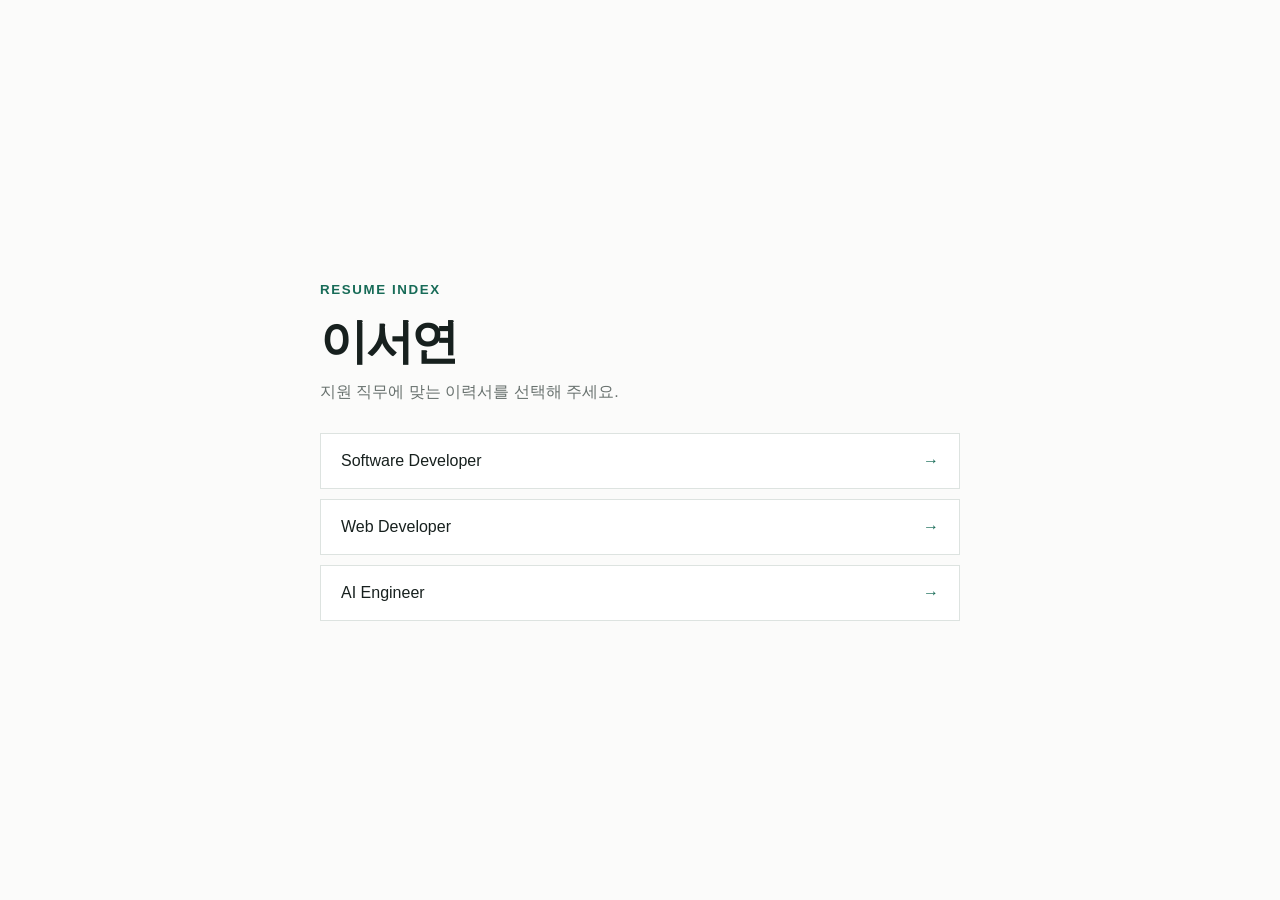
<file: index.html>
<!doctype html>
<html lang="ko">
  <head>
    <meta charset="UTF-8" />
    <meta name="viewport" content="width=device-width, initial-scale=1" />
    <title>이서연 · Resume</title>
    <style>
      *{box-sizing:border-box}body{margin:0;min-height:100vh;display:grid;place-items:center;background:#fbfbfa;color:#17201e;font-family:Arial,"Noto Sans KR",sans-serif}main{width:min(640px,calc(100% - 40px))}small{color:#176b57;font-weight:700;letter-spacing:.12em}h1{font-size:48px;margin:12px 0 8px;letter-spacing:-.05em}p{color:#69726f;margin:0 0 30px}.links{display:grid;gap:10px}.links a{display:flex;justify-content:space-between;padding:18px 20px;border:1px solid #dde3e0;background:white;color:inherit;text-decoration:none}.links a:hover{border-color:#176b57}.links span{color:#176b57}
    </style>
  </head>
  <body><main><small>RESUME INDEX</small><h1>이서연</h1><p>지원 직무에 맞는 이력서를 선택해 주세요.</p><div class="links"><a href="./all/">Software Developer <span>→</span></a><a href="./web/">Web Developer <span>→</span></a><a href="./ai/">AI Engineer <span>→</span></a></div></main></body>
</html>
</file>
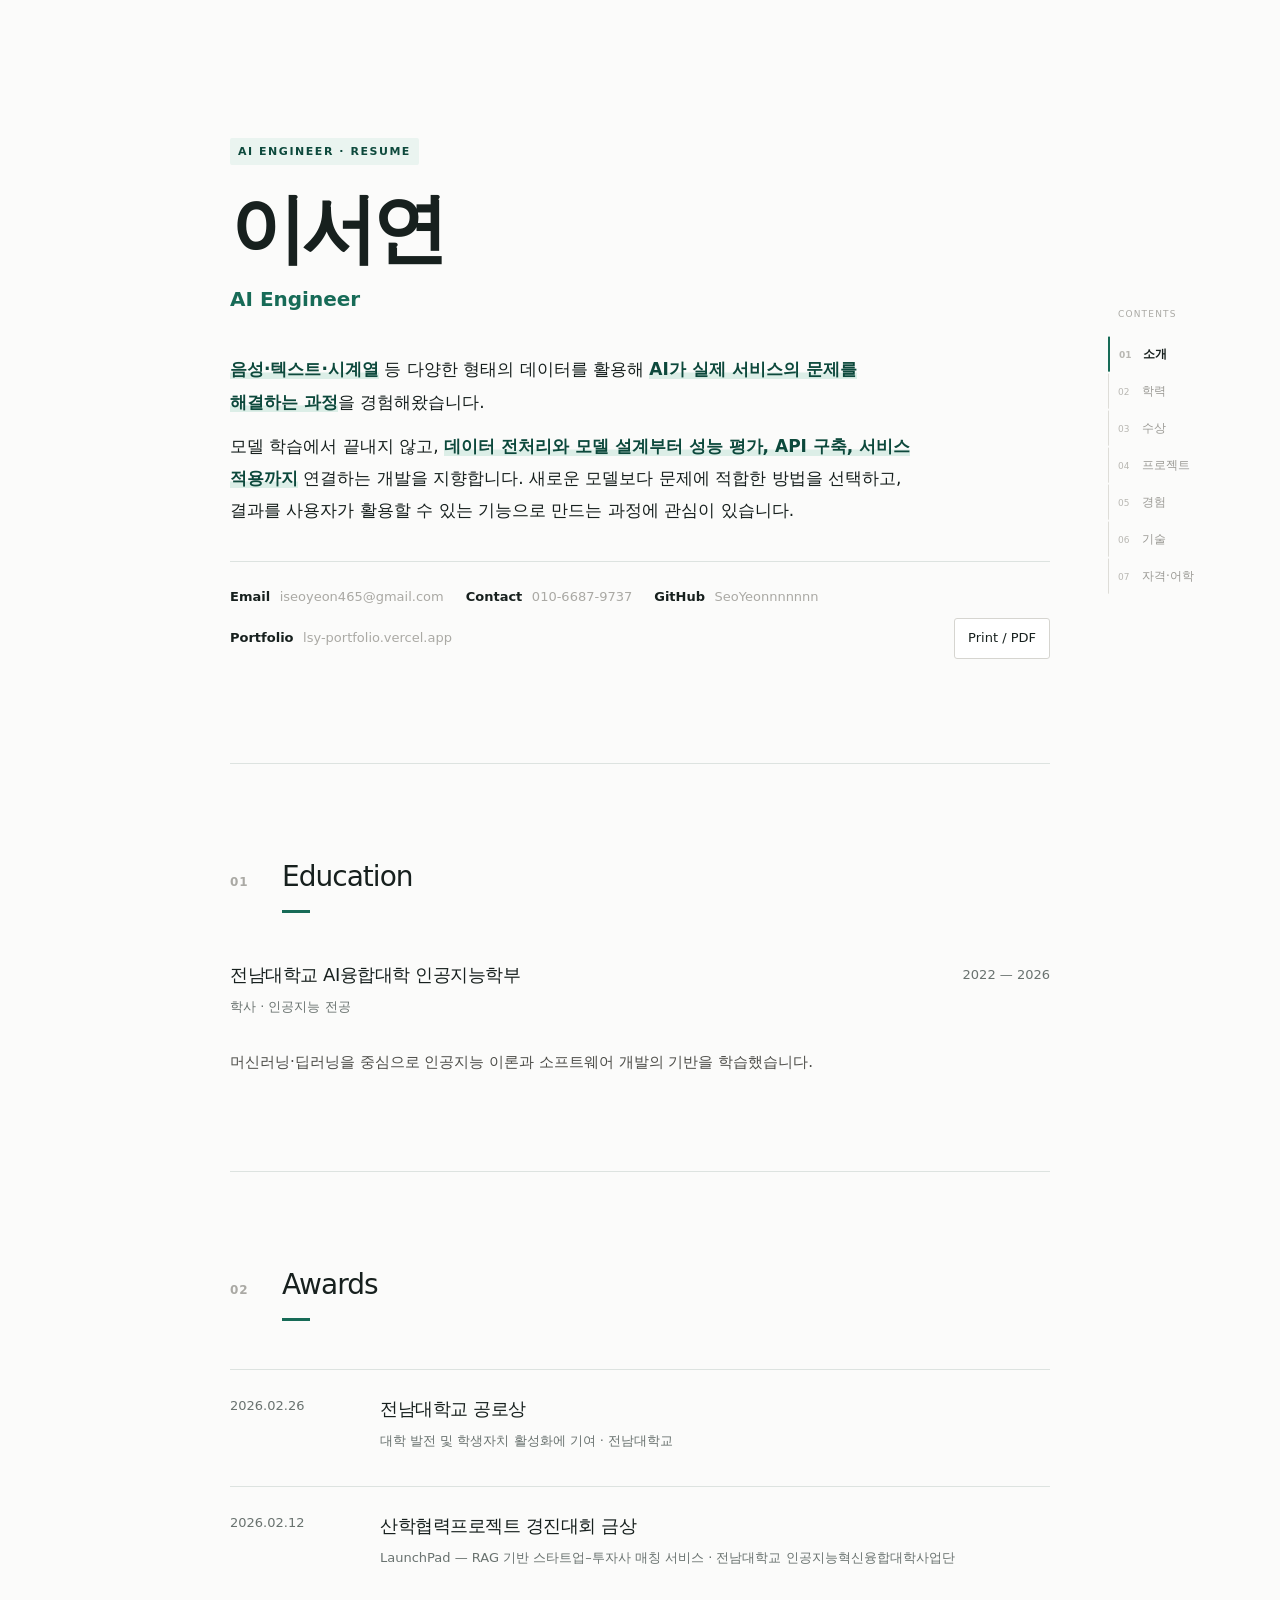
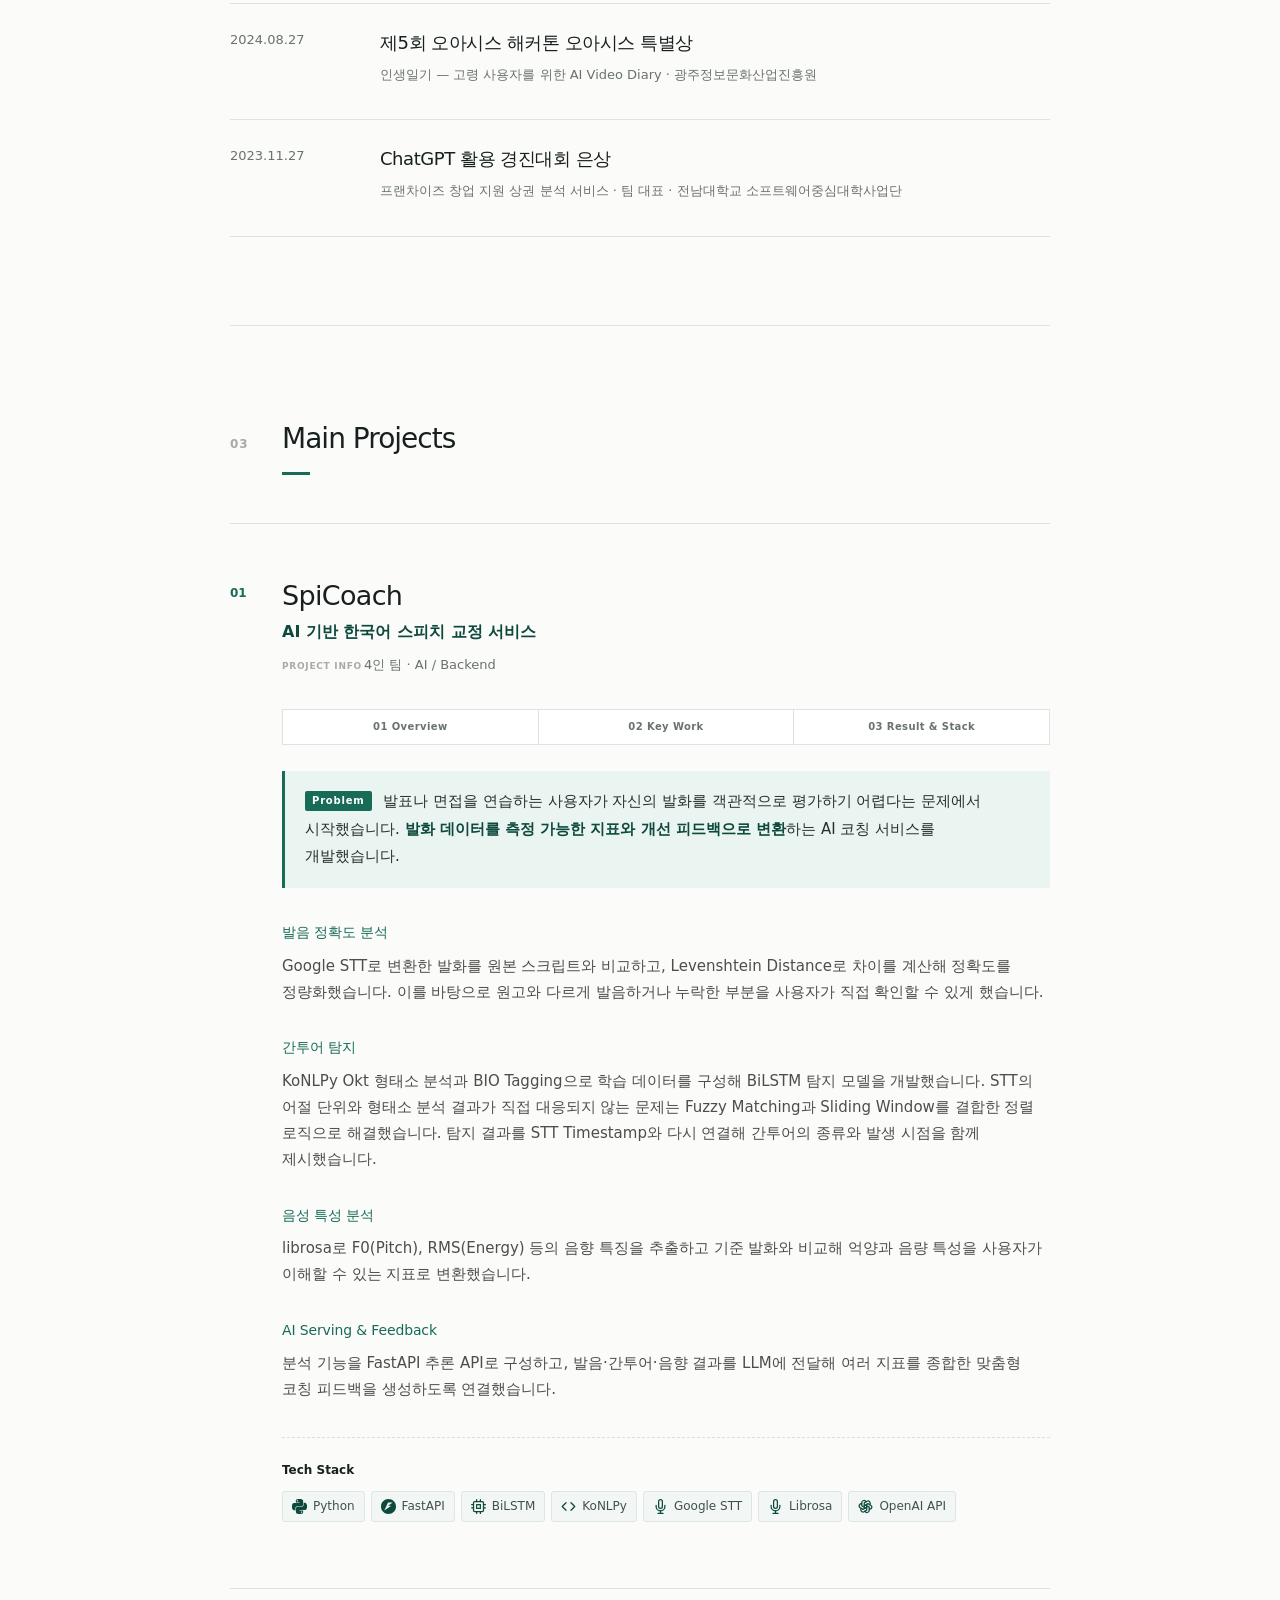
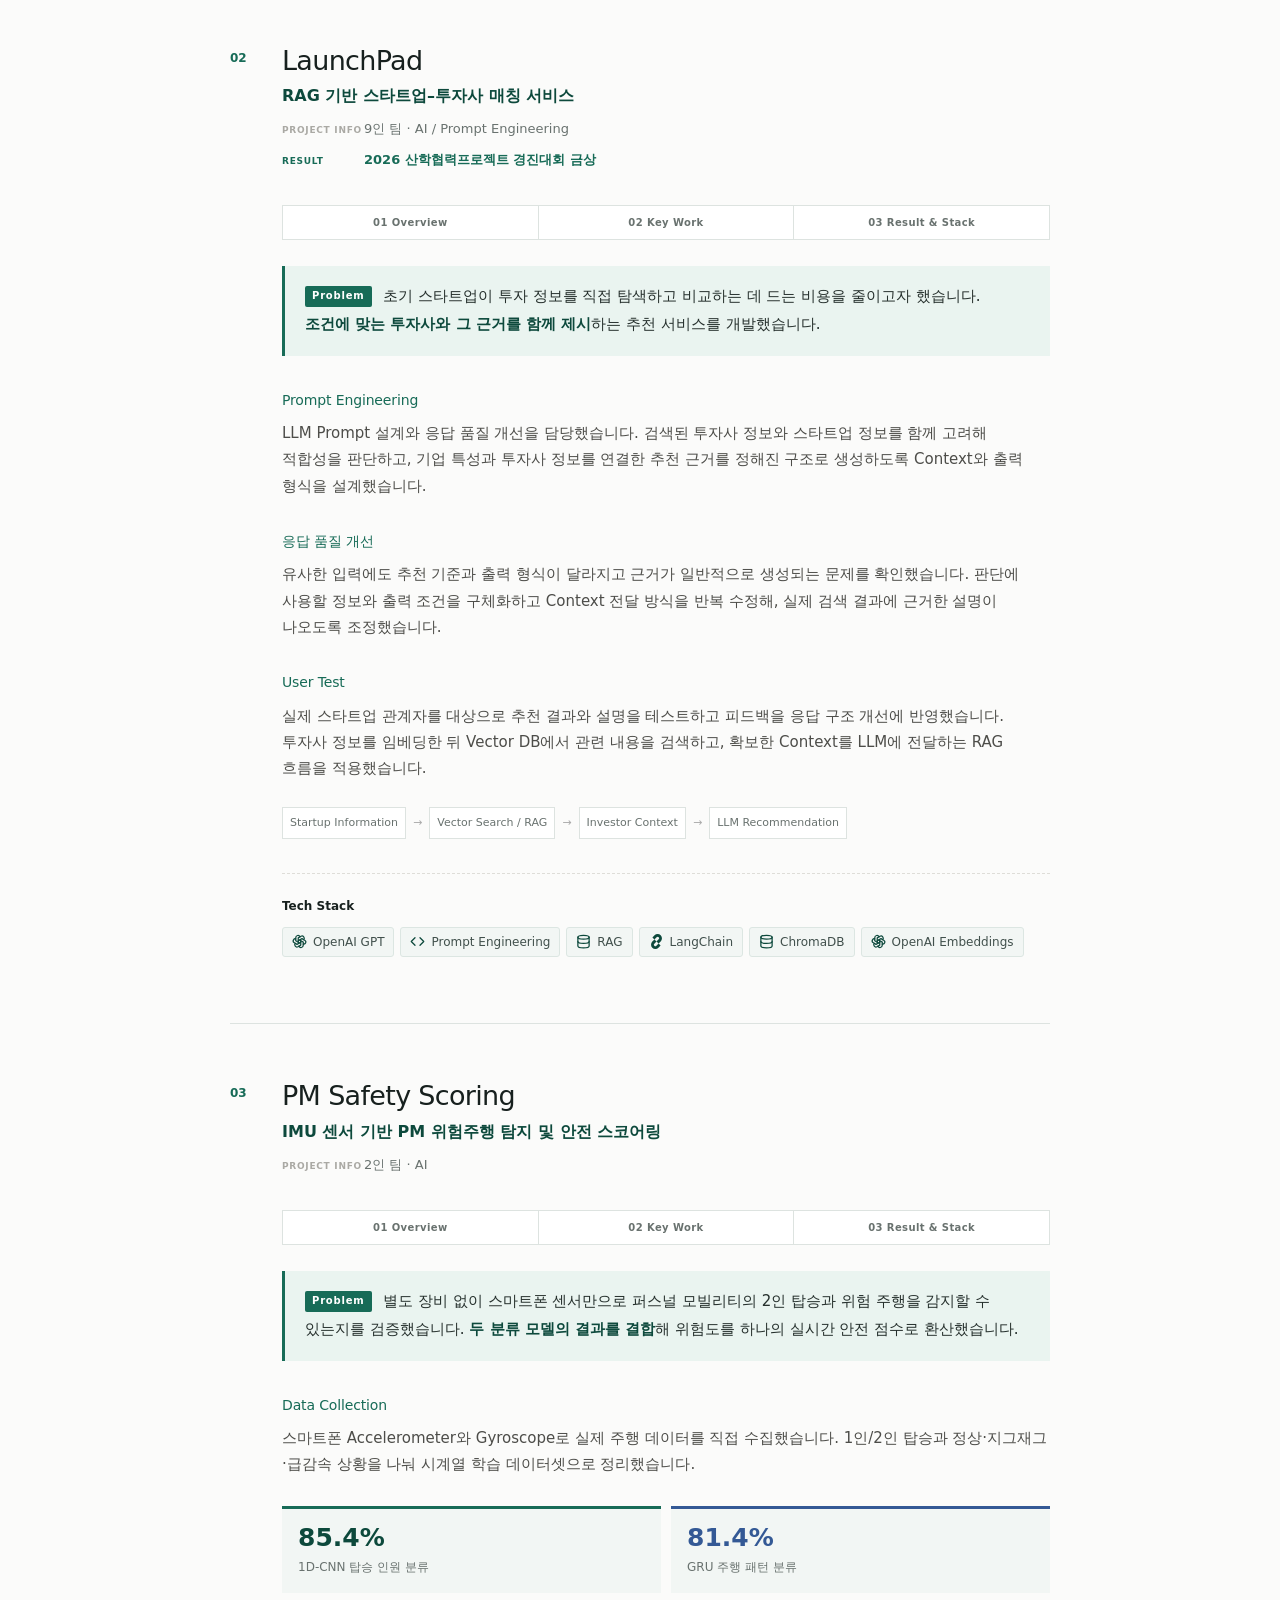
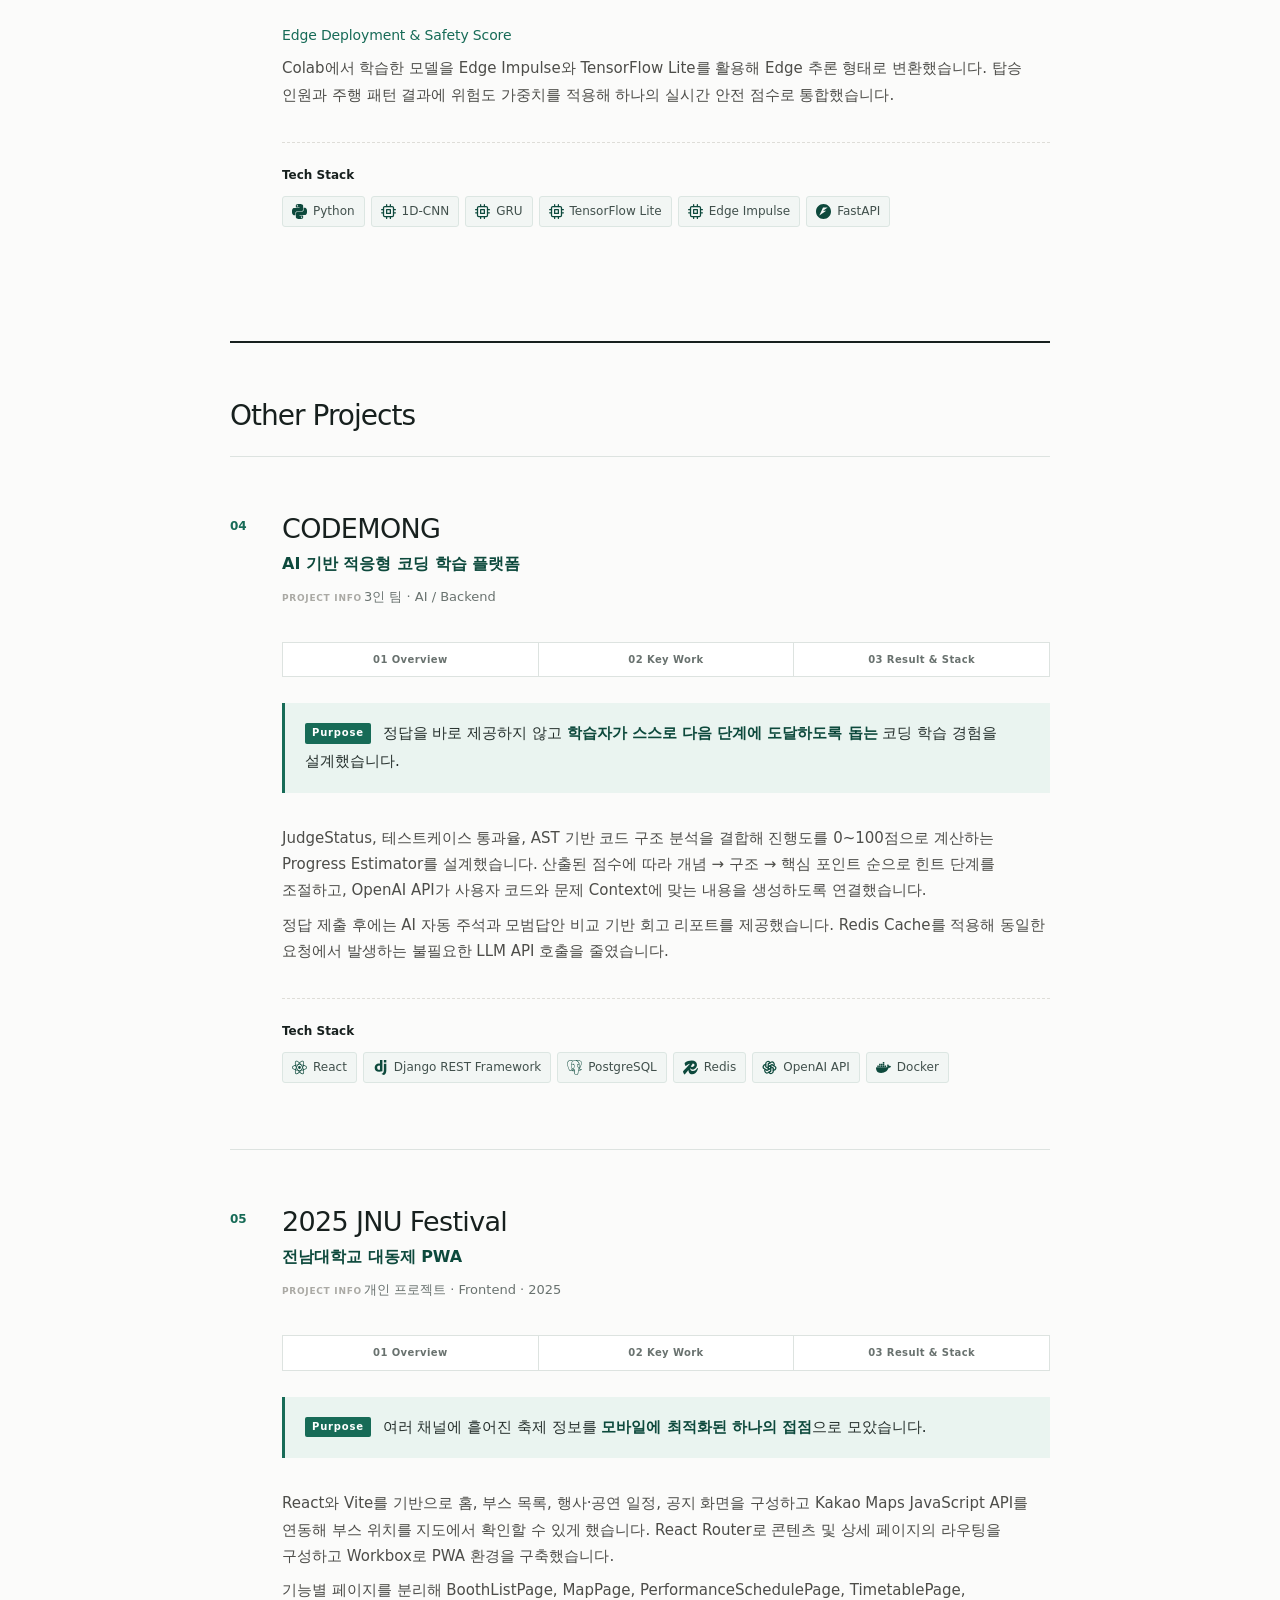
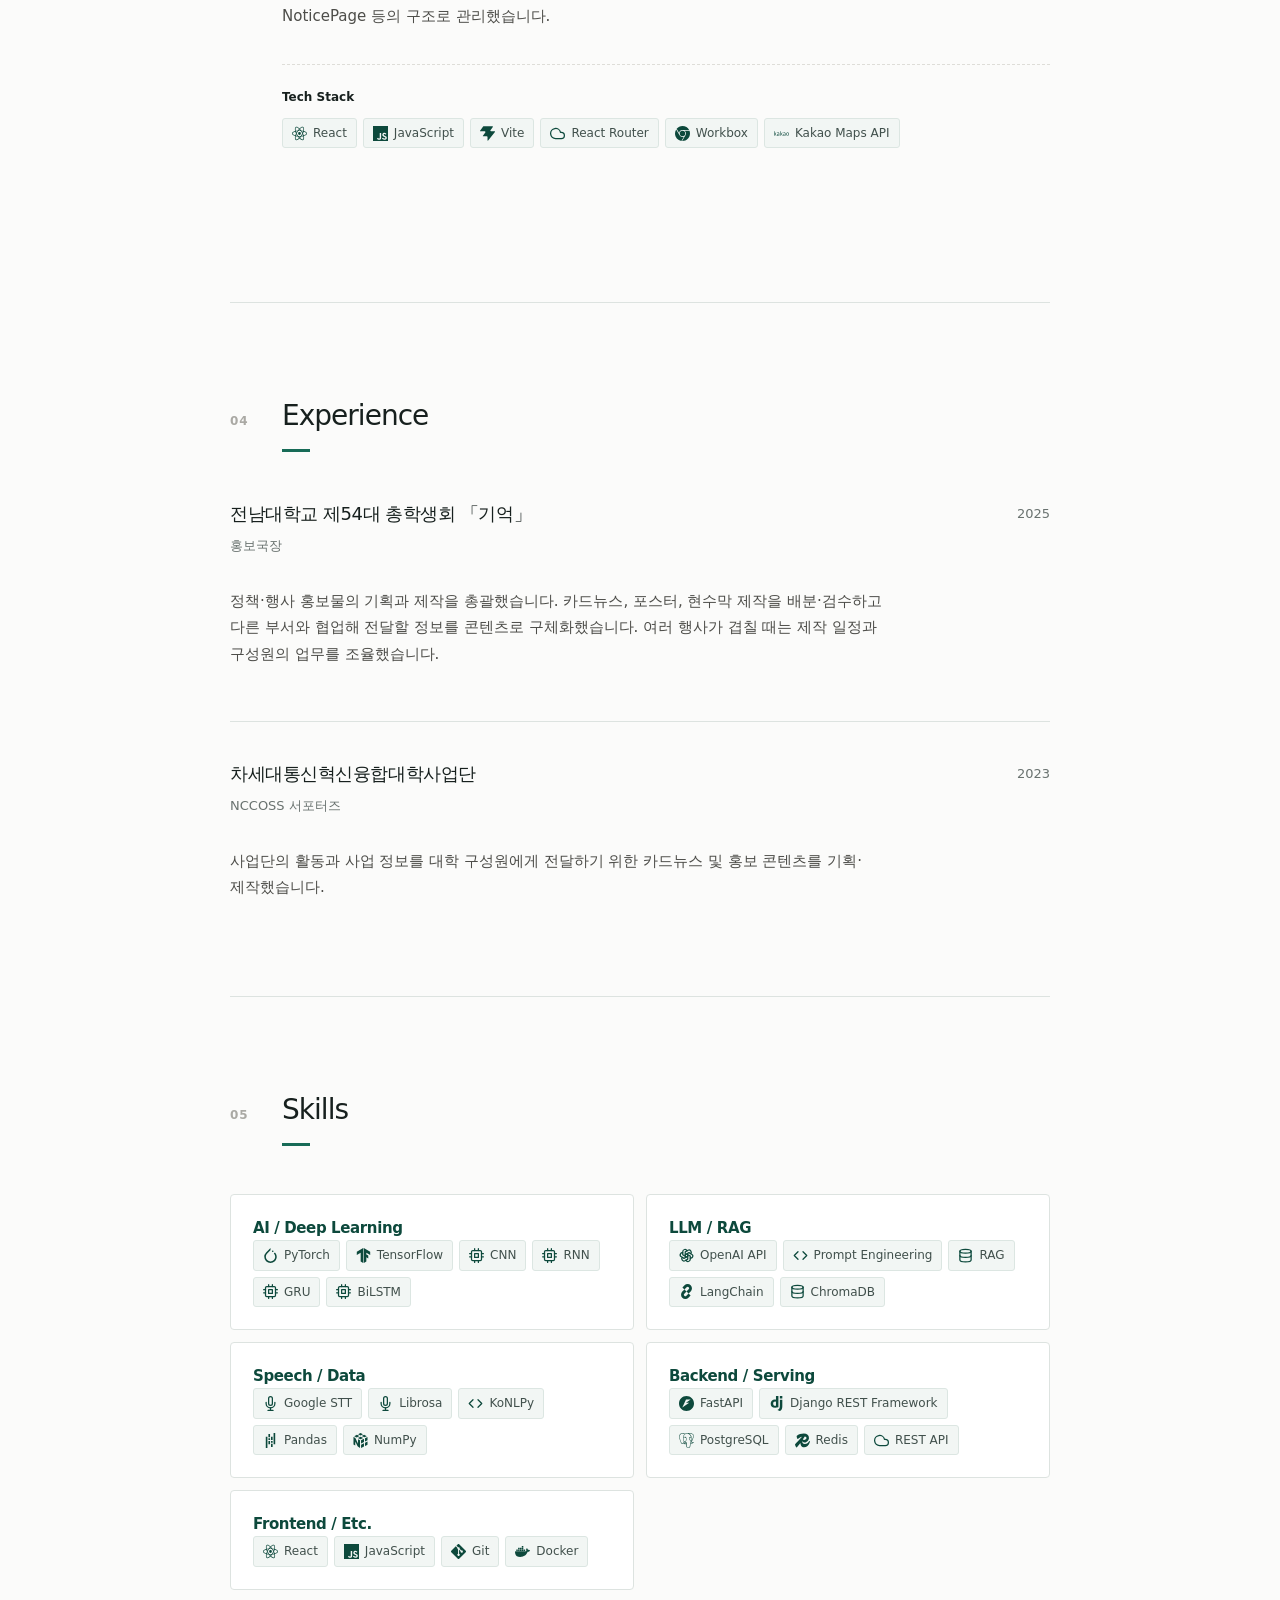
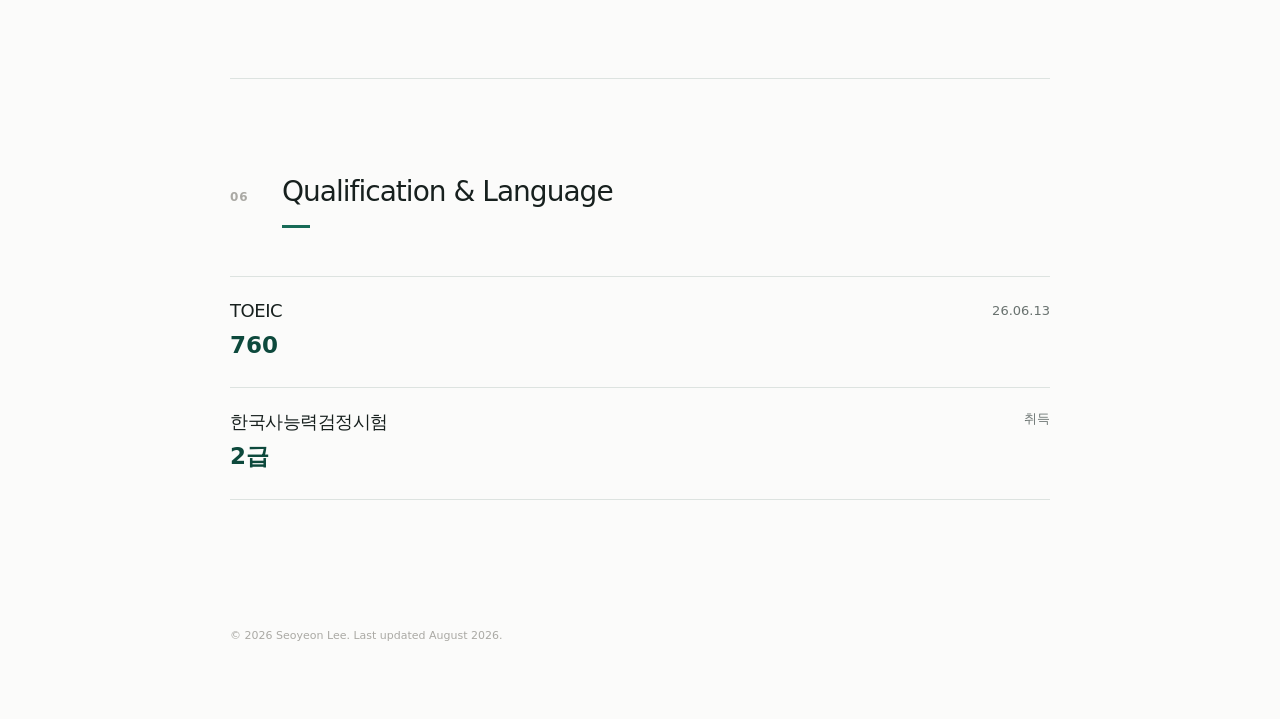
<file: ai/index.html>
<!doctype html>
<html lang="ko">
  <head>
    <meta charset="UTF-8" />
    <meta name="viewport" content="width=device-width, initial-scale=1.0" />
    <meta name="description" content="음성·텍스트·시계열 데이터를 실제 서비스 문제 해결로 연결하는 AI Engineer 이서연의 이력서입니다." />
    <link rel="icon" type="image/png" sizes="64x64" href="/ai/sy-icon.png" />
    <link rel="shortcut icon" type="image/png" href="/ai/sy-icon.png" />
    <link rel="apple-touch-icon" href="/ai/sy-icon.png" />
    <title>이서연 · AI Engineer</title>
    <script type="module" crossorigin src="/ai/assets/index-BgNHceE7.js"></script>
    <link rel="stylesheet" crossorigin href="/ai/assets/index-B25b6ZZd.css">
  </head>
  <body>
    <div id="root"></div>
  </body>
</html>
</file>
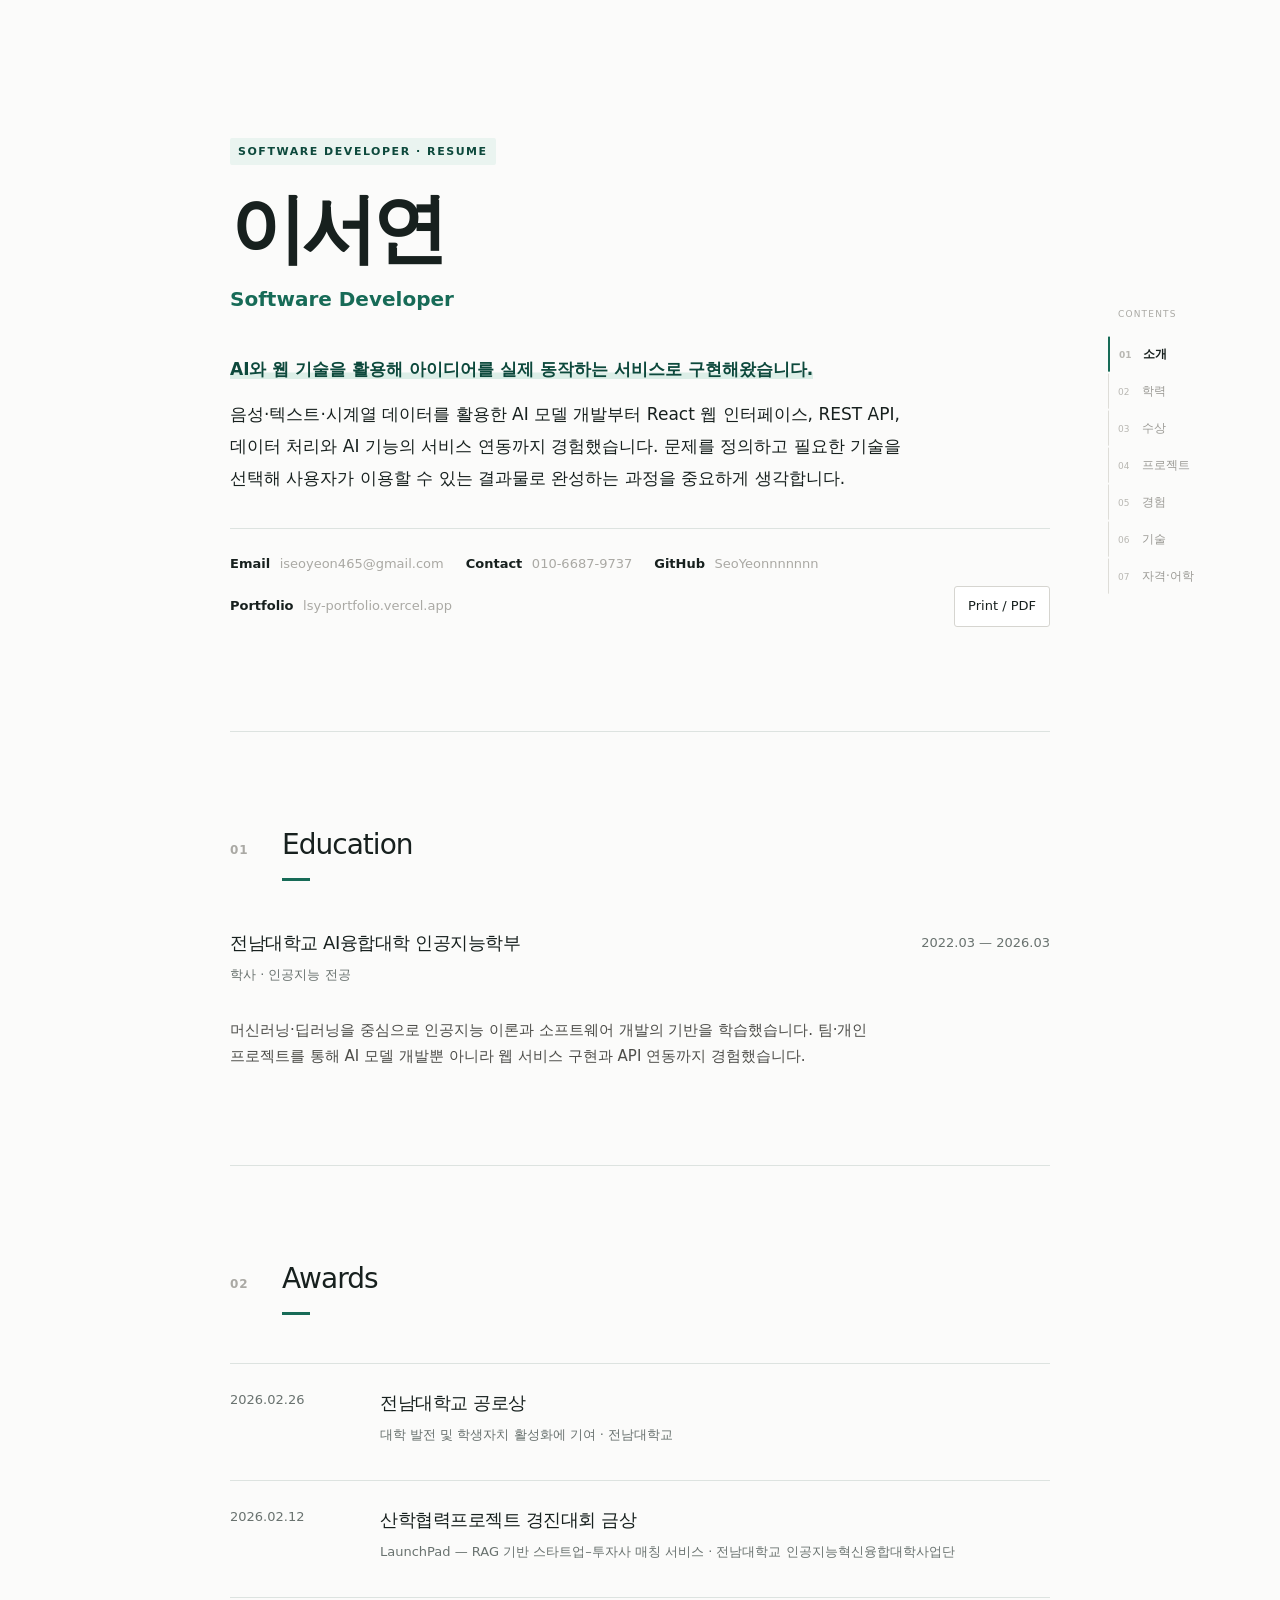
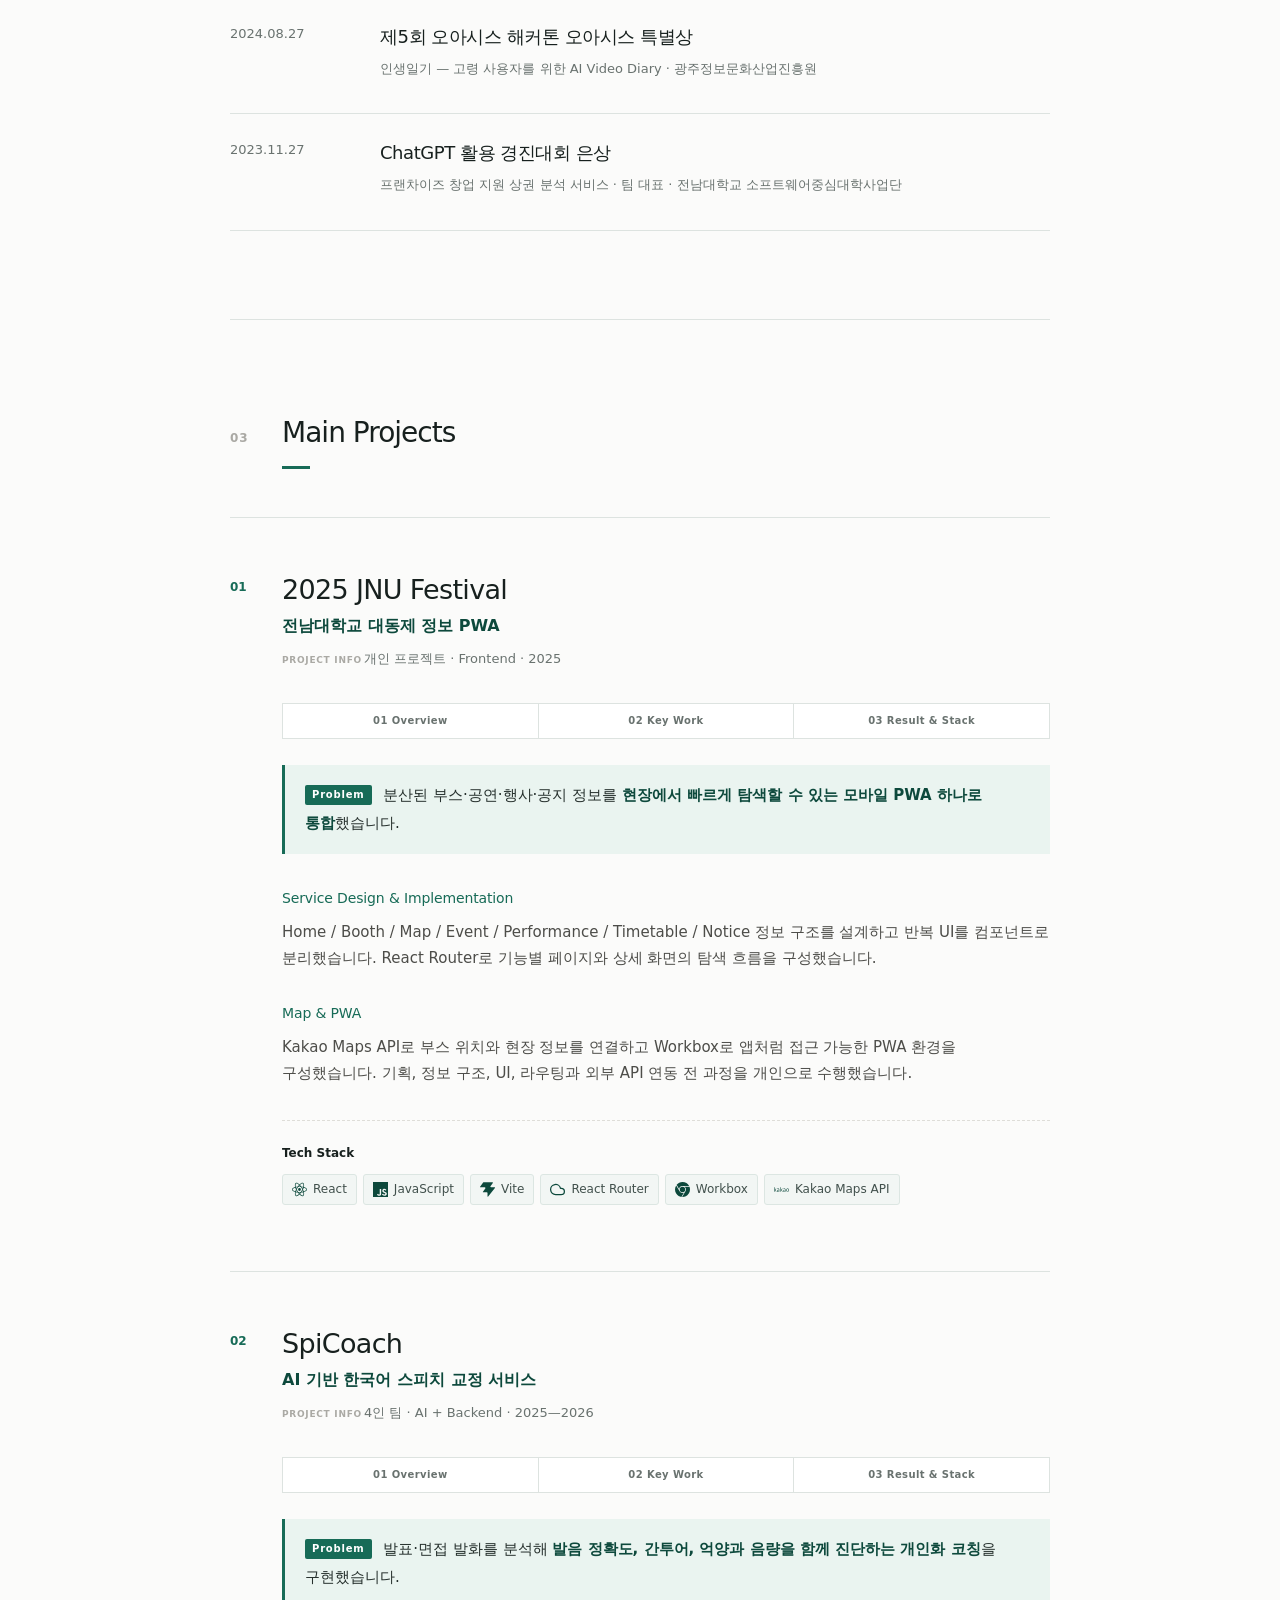
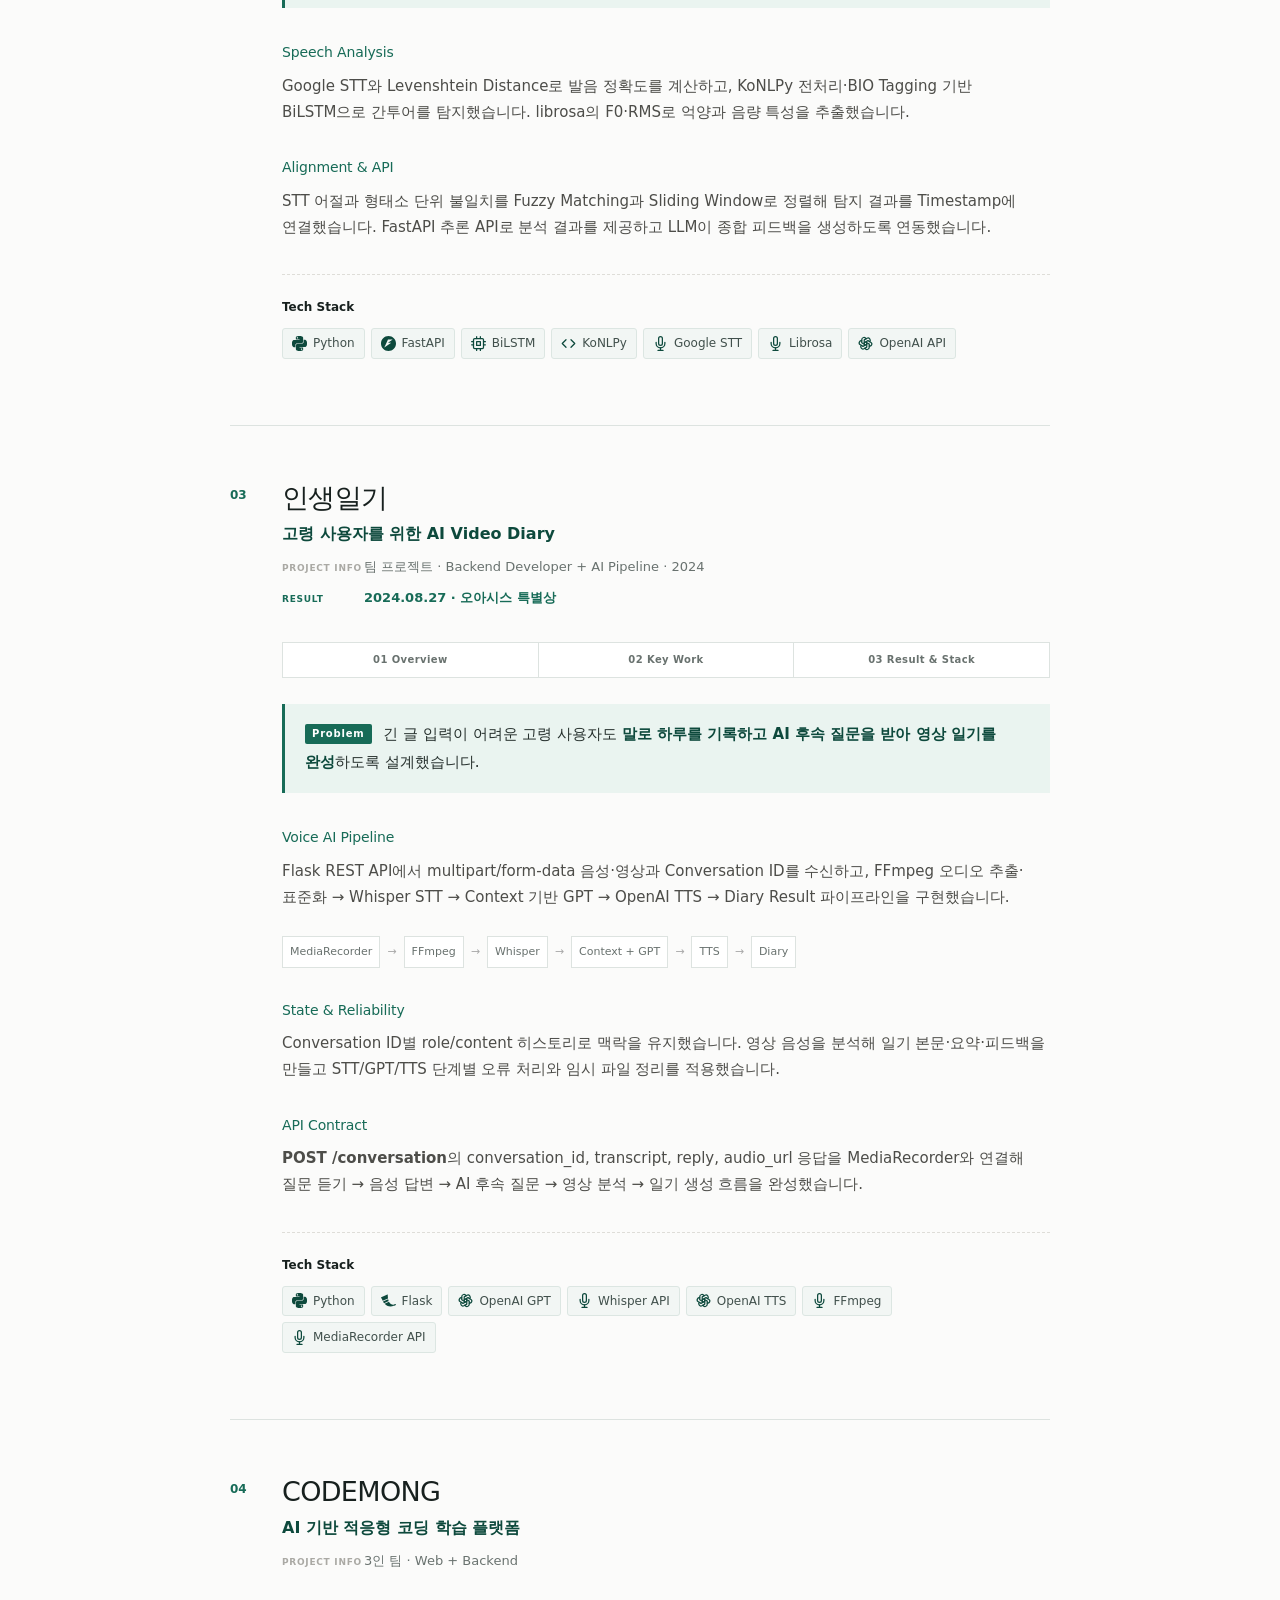
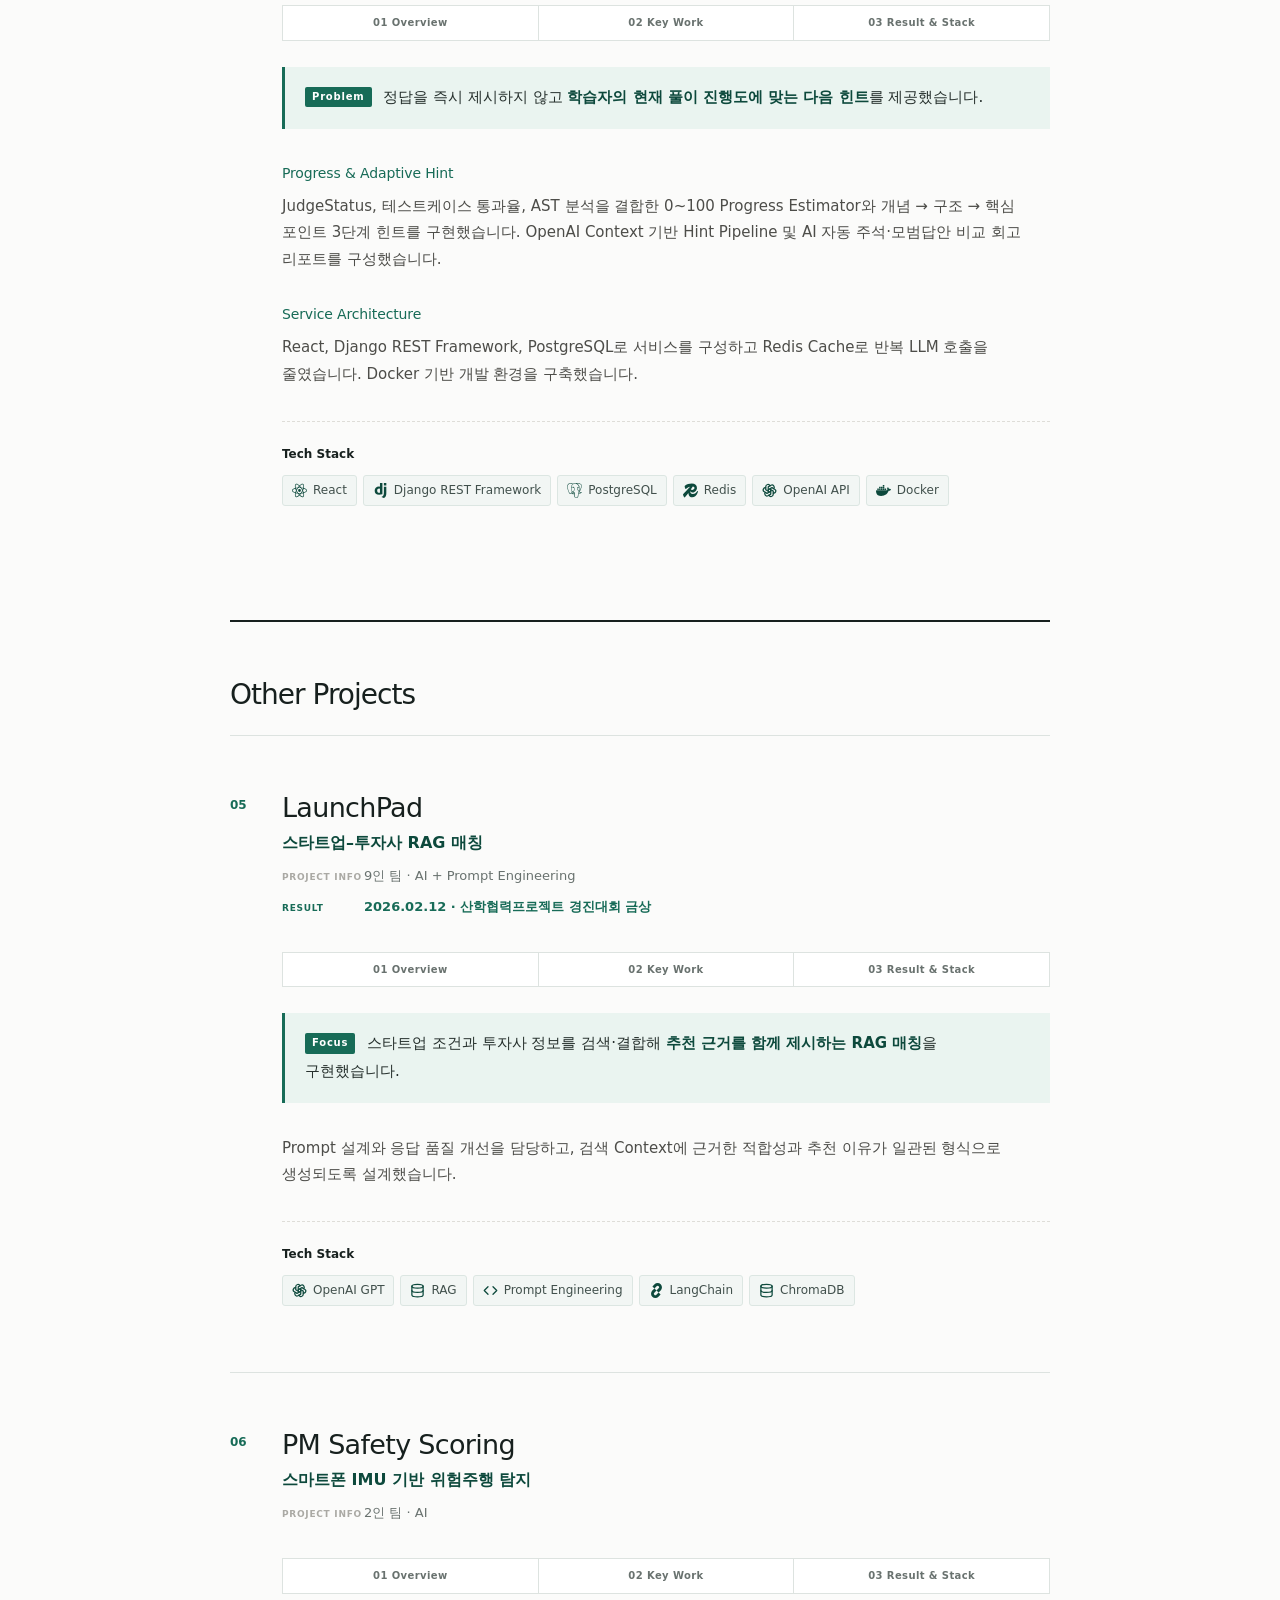
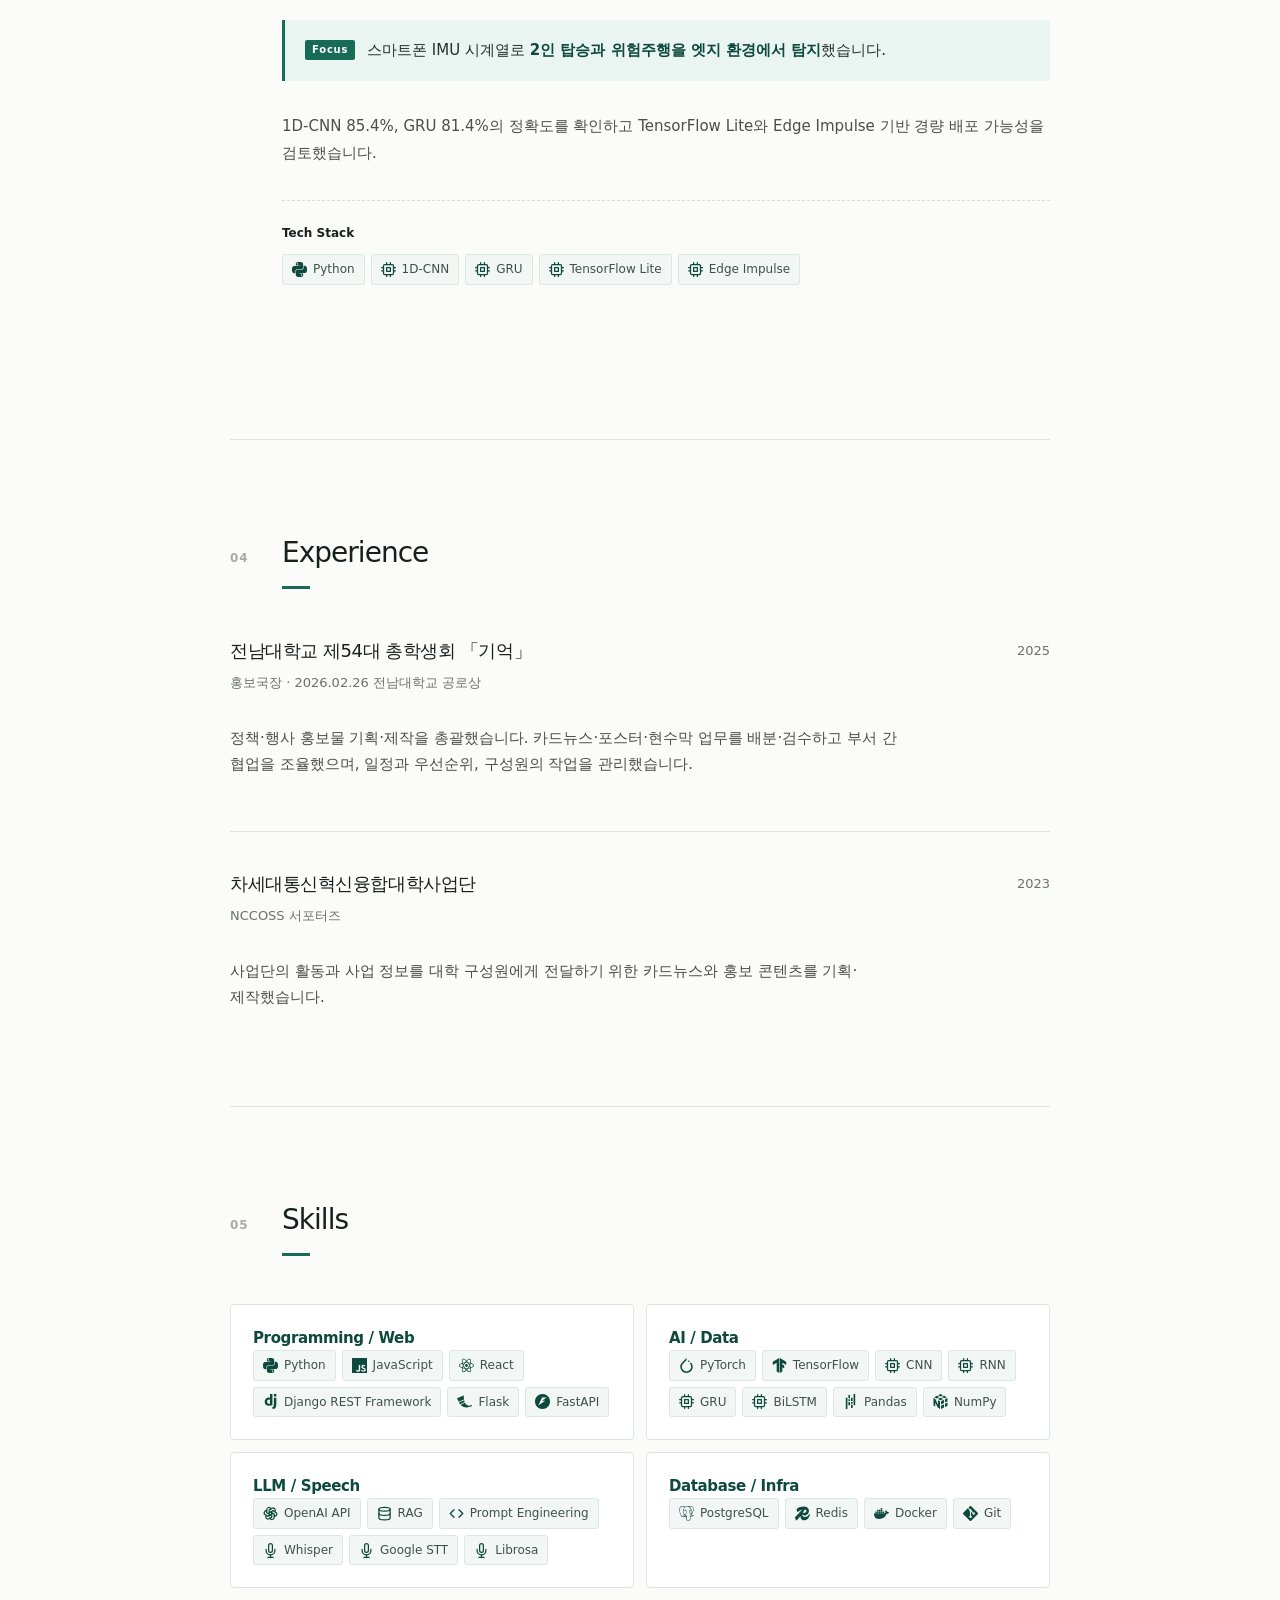
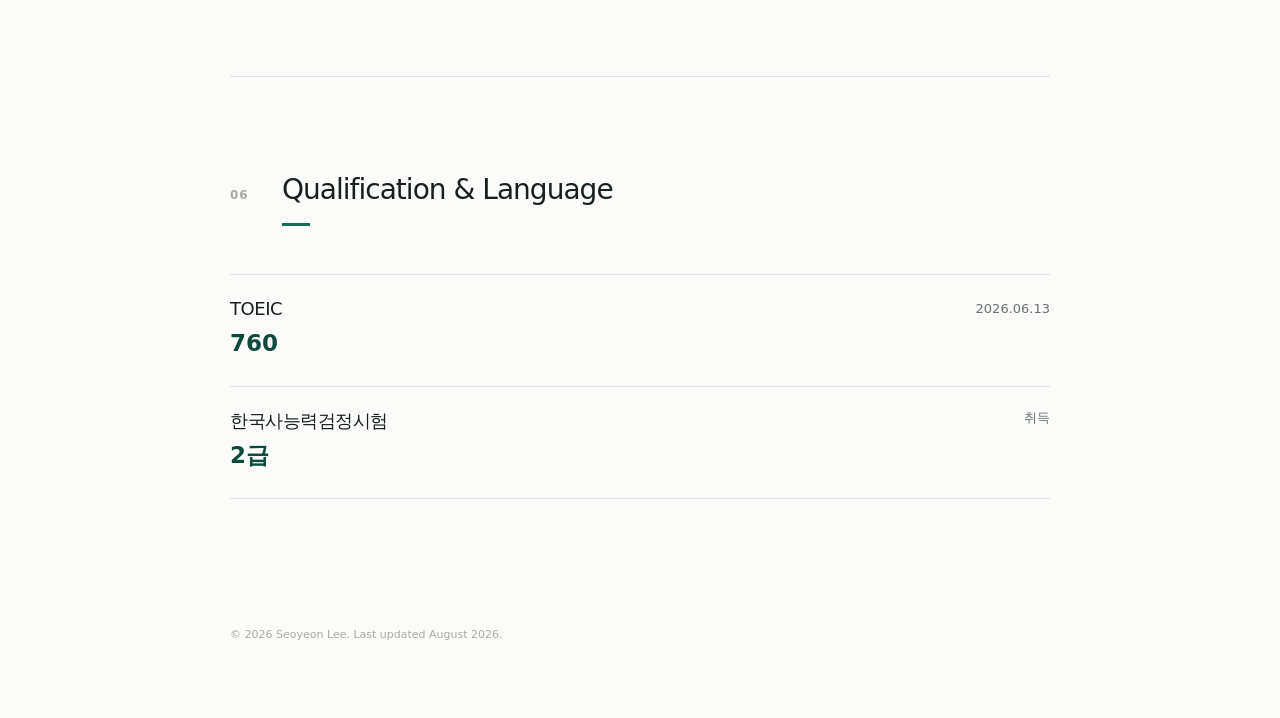
<file: all/index.html>
<!doctype html>
<html lang="ko">
  <head>
    <meta charset="UTF-8" />
    <meta name="viewport" content="width=device-width, initial-scale=1.0" />
    <meta name="description" content="AI와 웹 기술로 아이디어를 실제 서비스로 구현해온 Software Developer 이서연의 종합 이력서입니다." />
    <title>이서연 · Software Developer</title>
    <script type="module" crossorigin src="/all/assets/index-D-SYhAYT.js"></script>
    <link rel="stylesheet" crossorigin href="/all/assets/index-Oe93Oxm7.css">
  </head>
  <body>
    <div id="root"></div>
  </body>
</html>
</file>
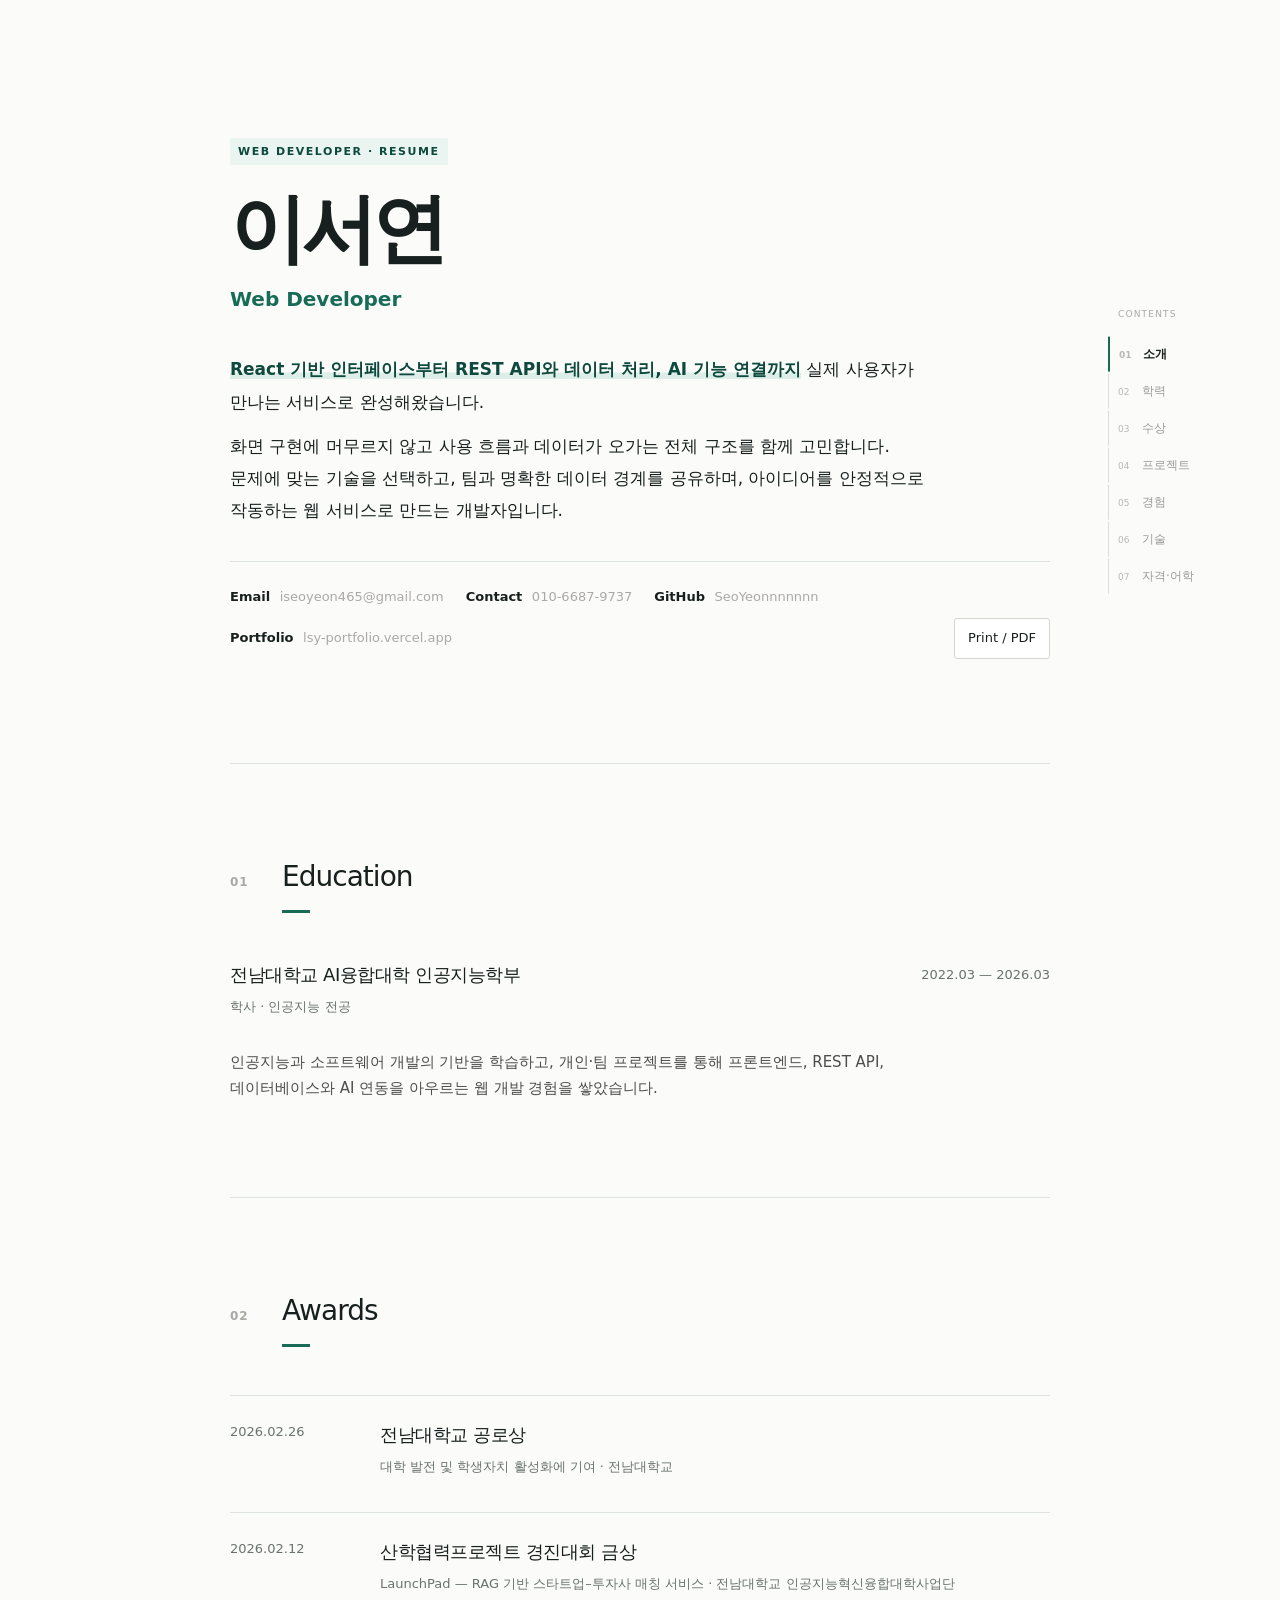
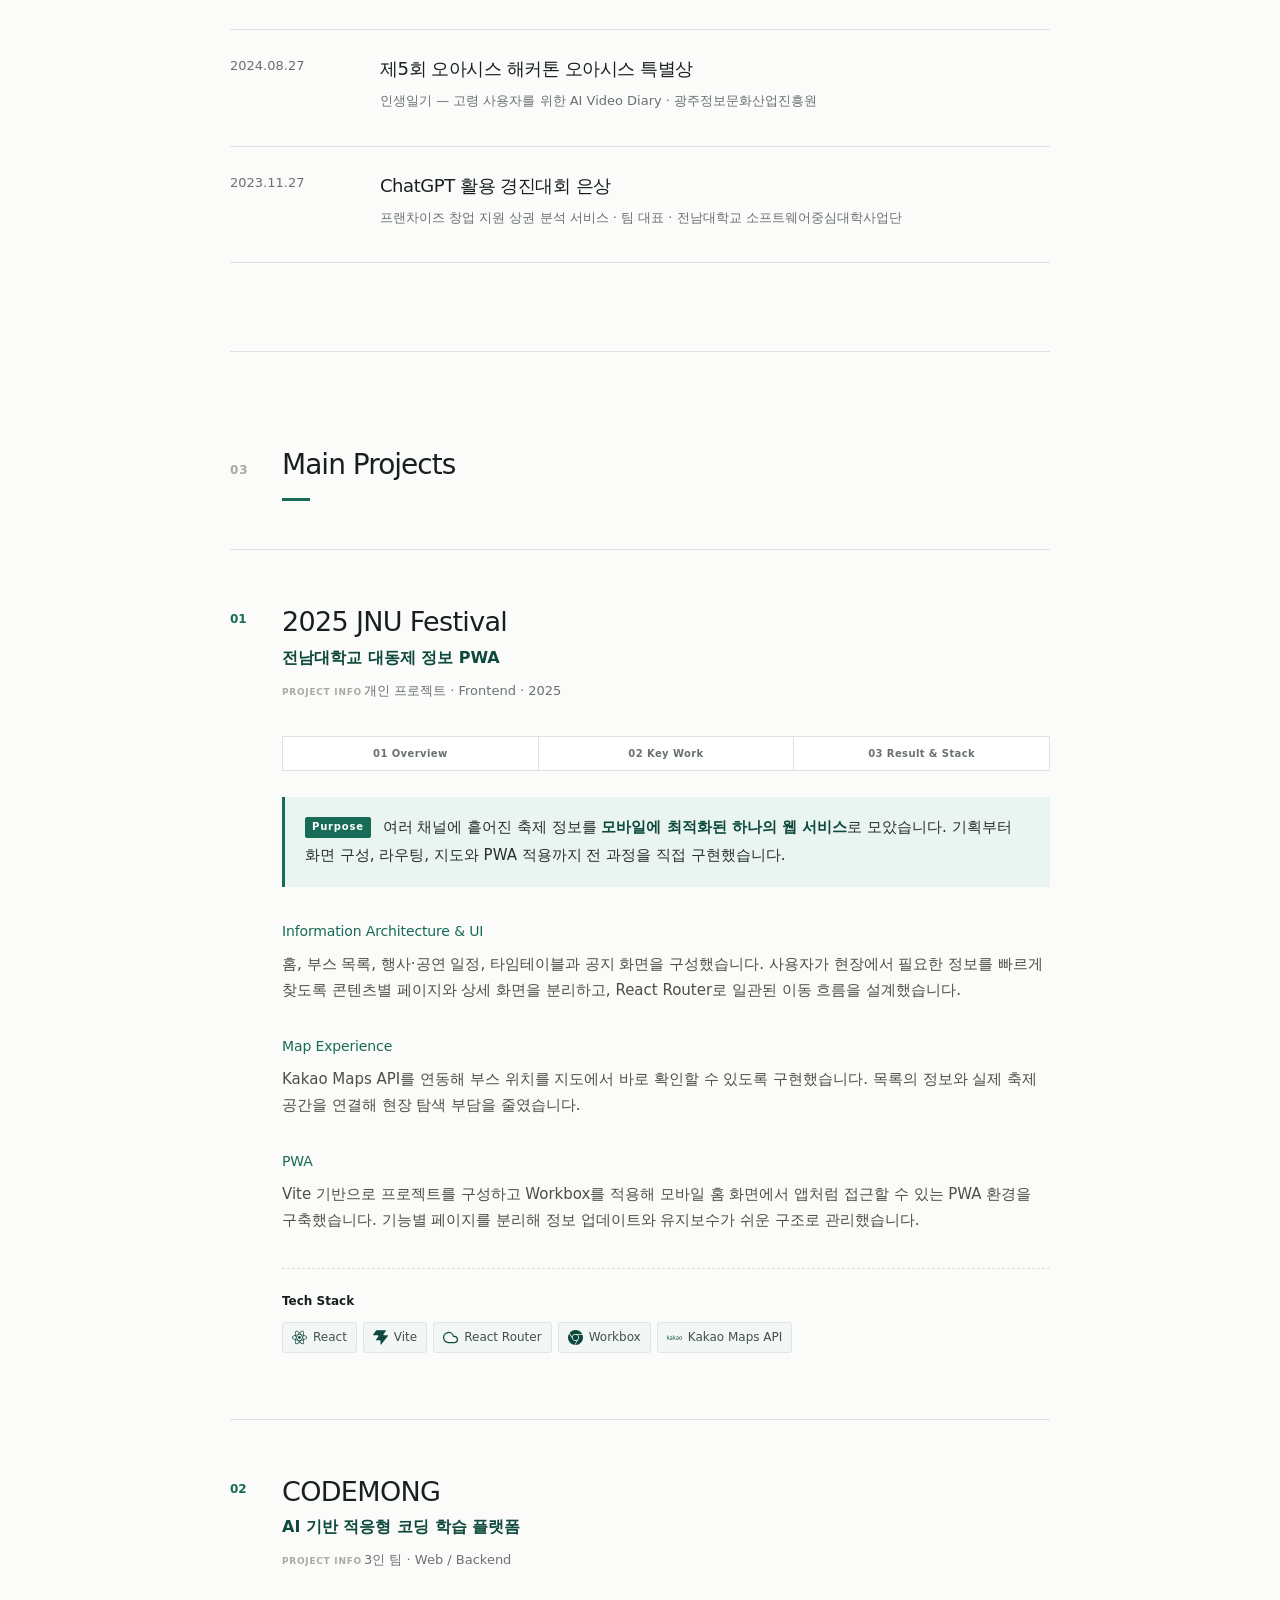
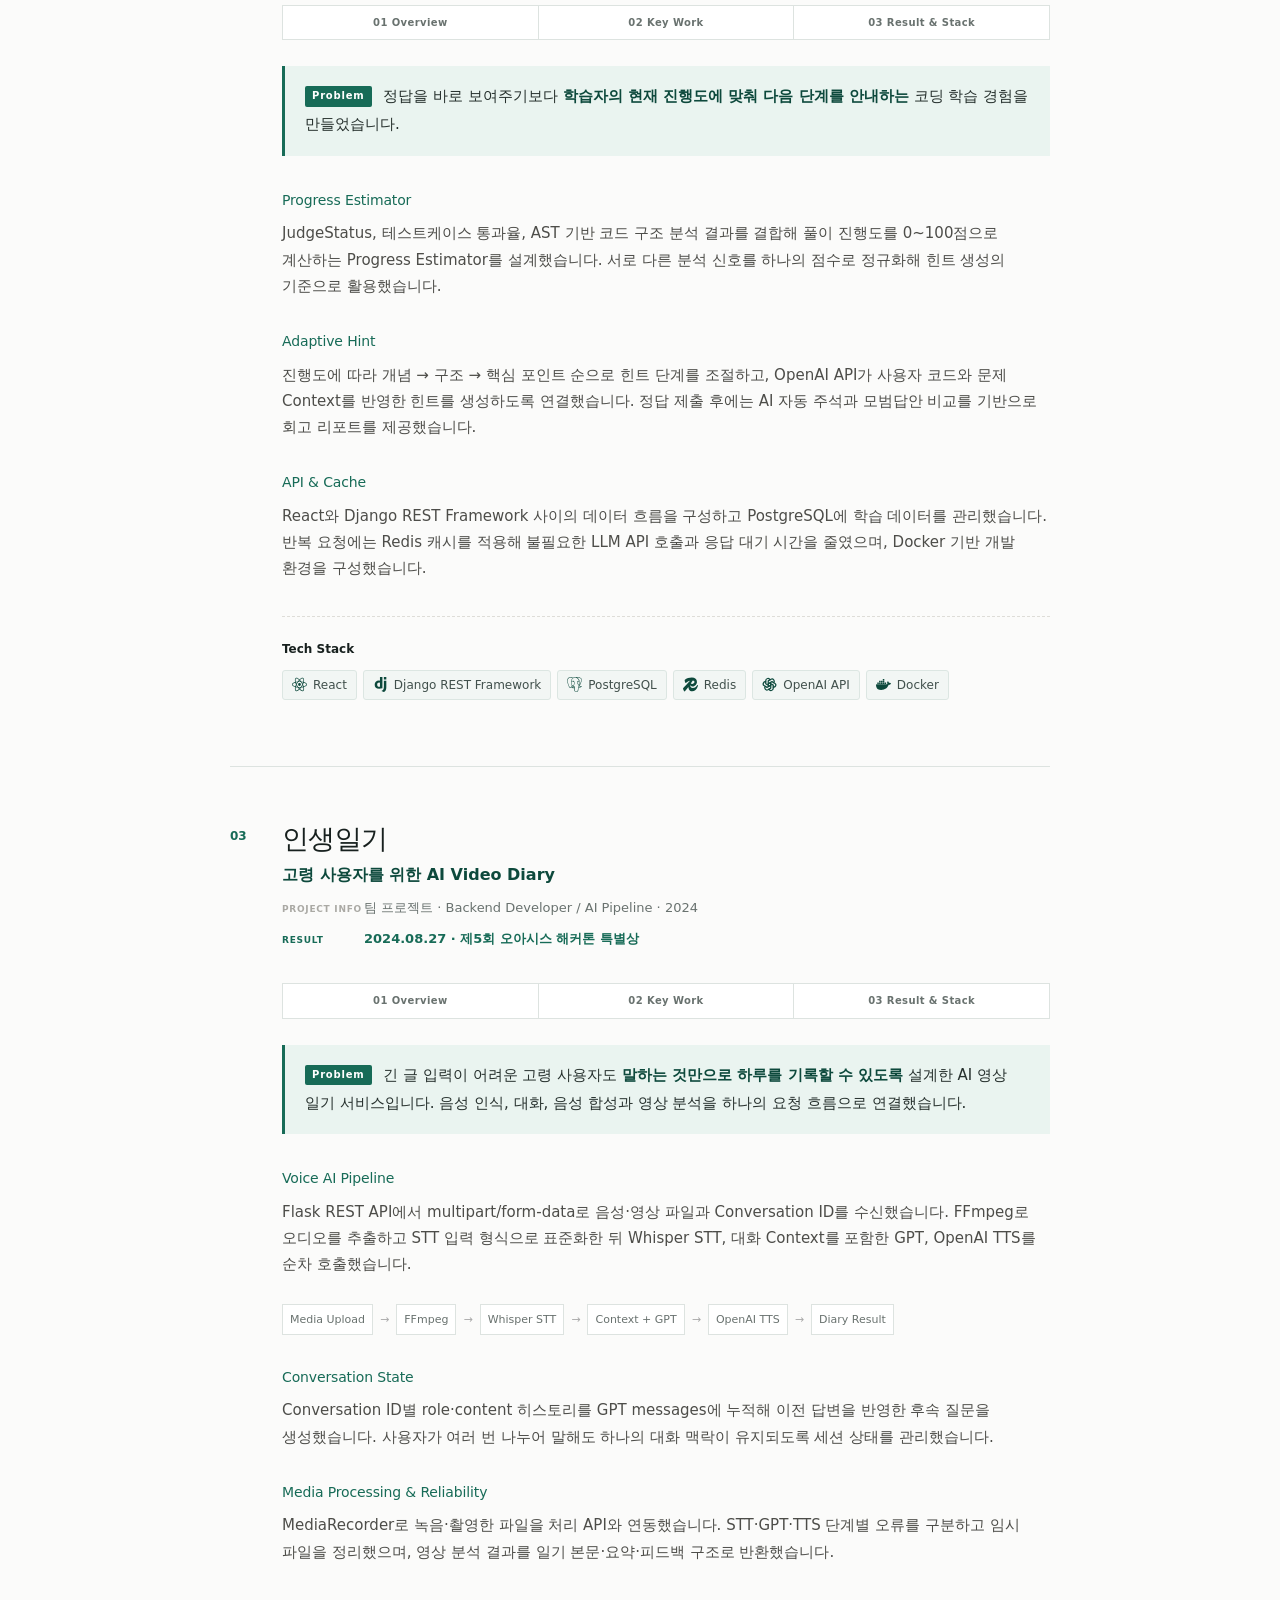
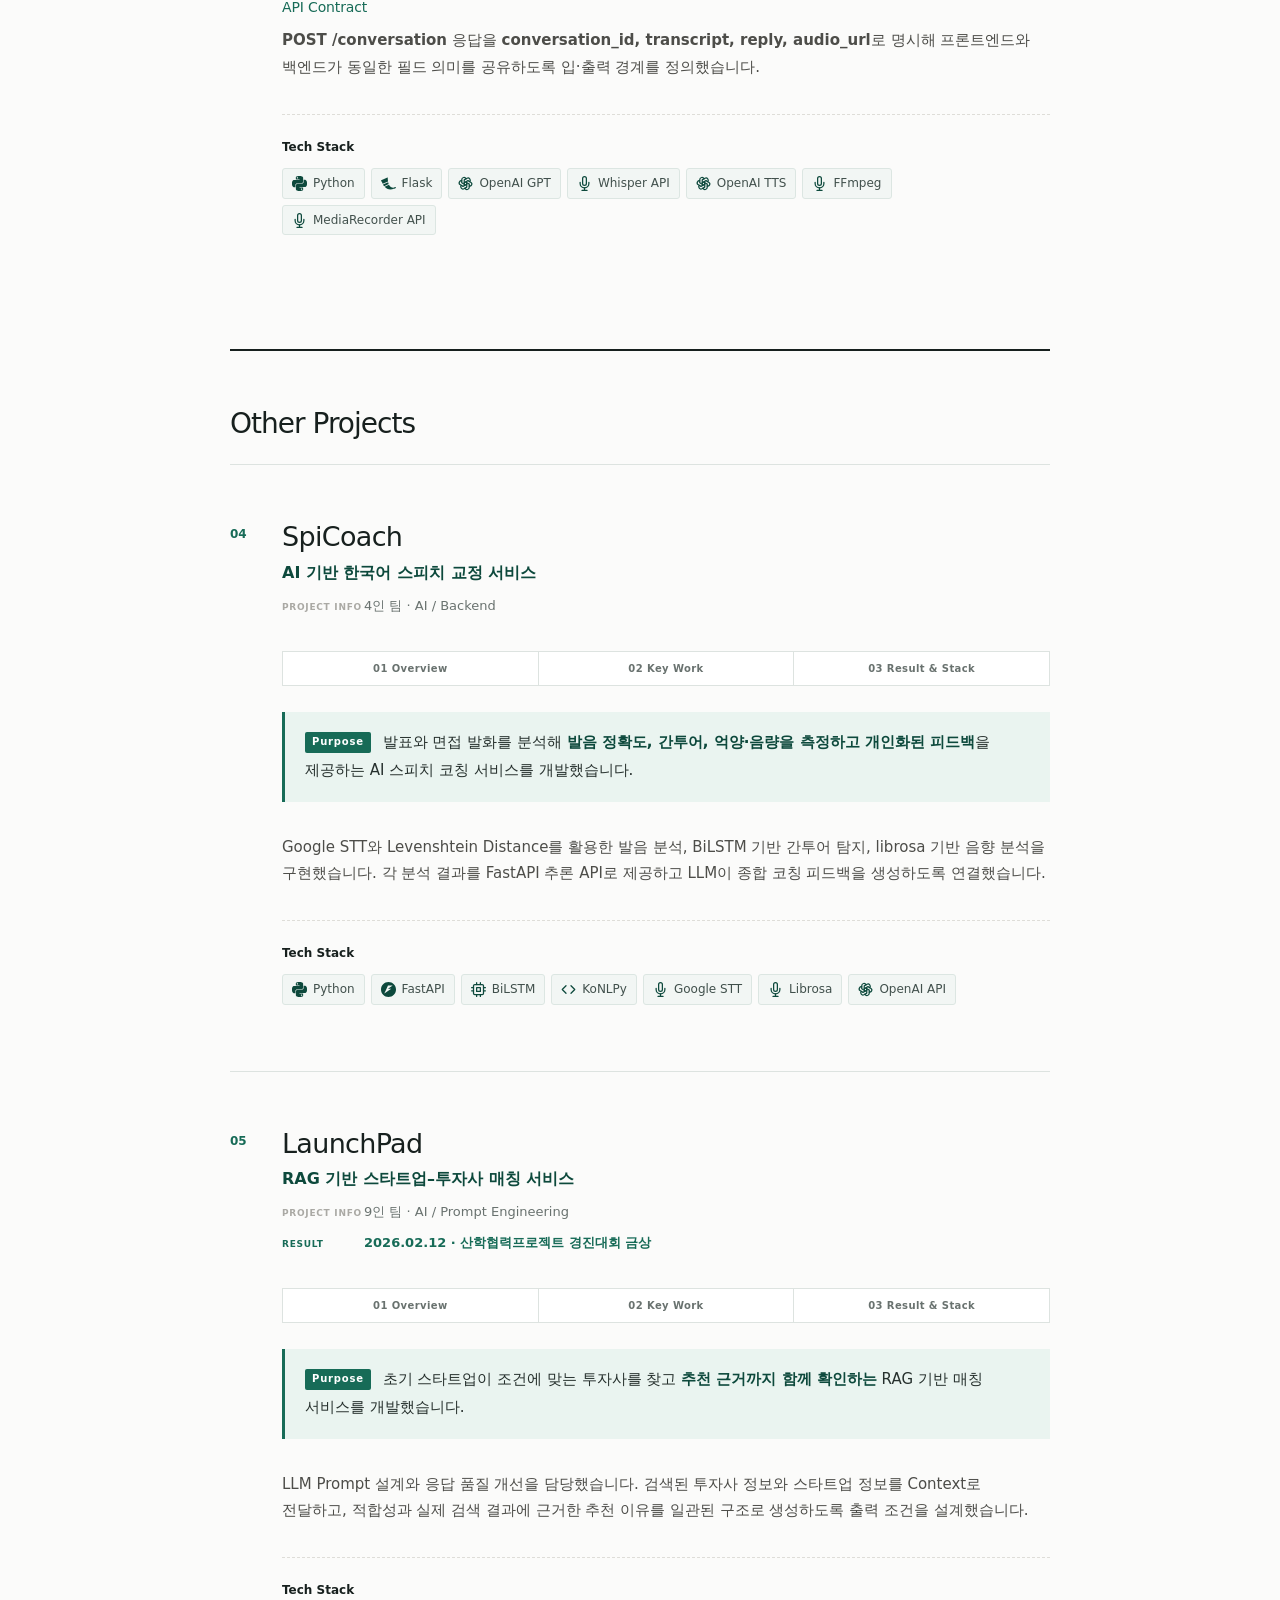
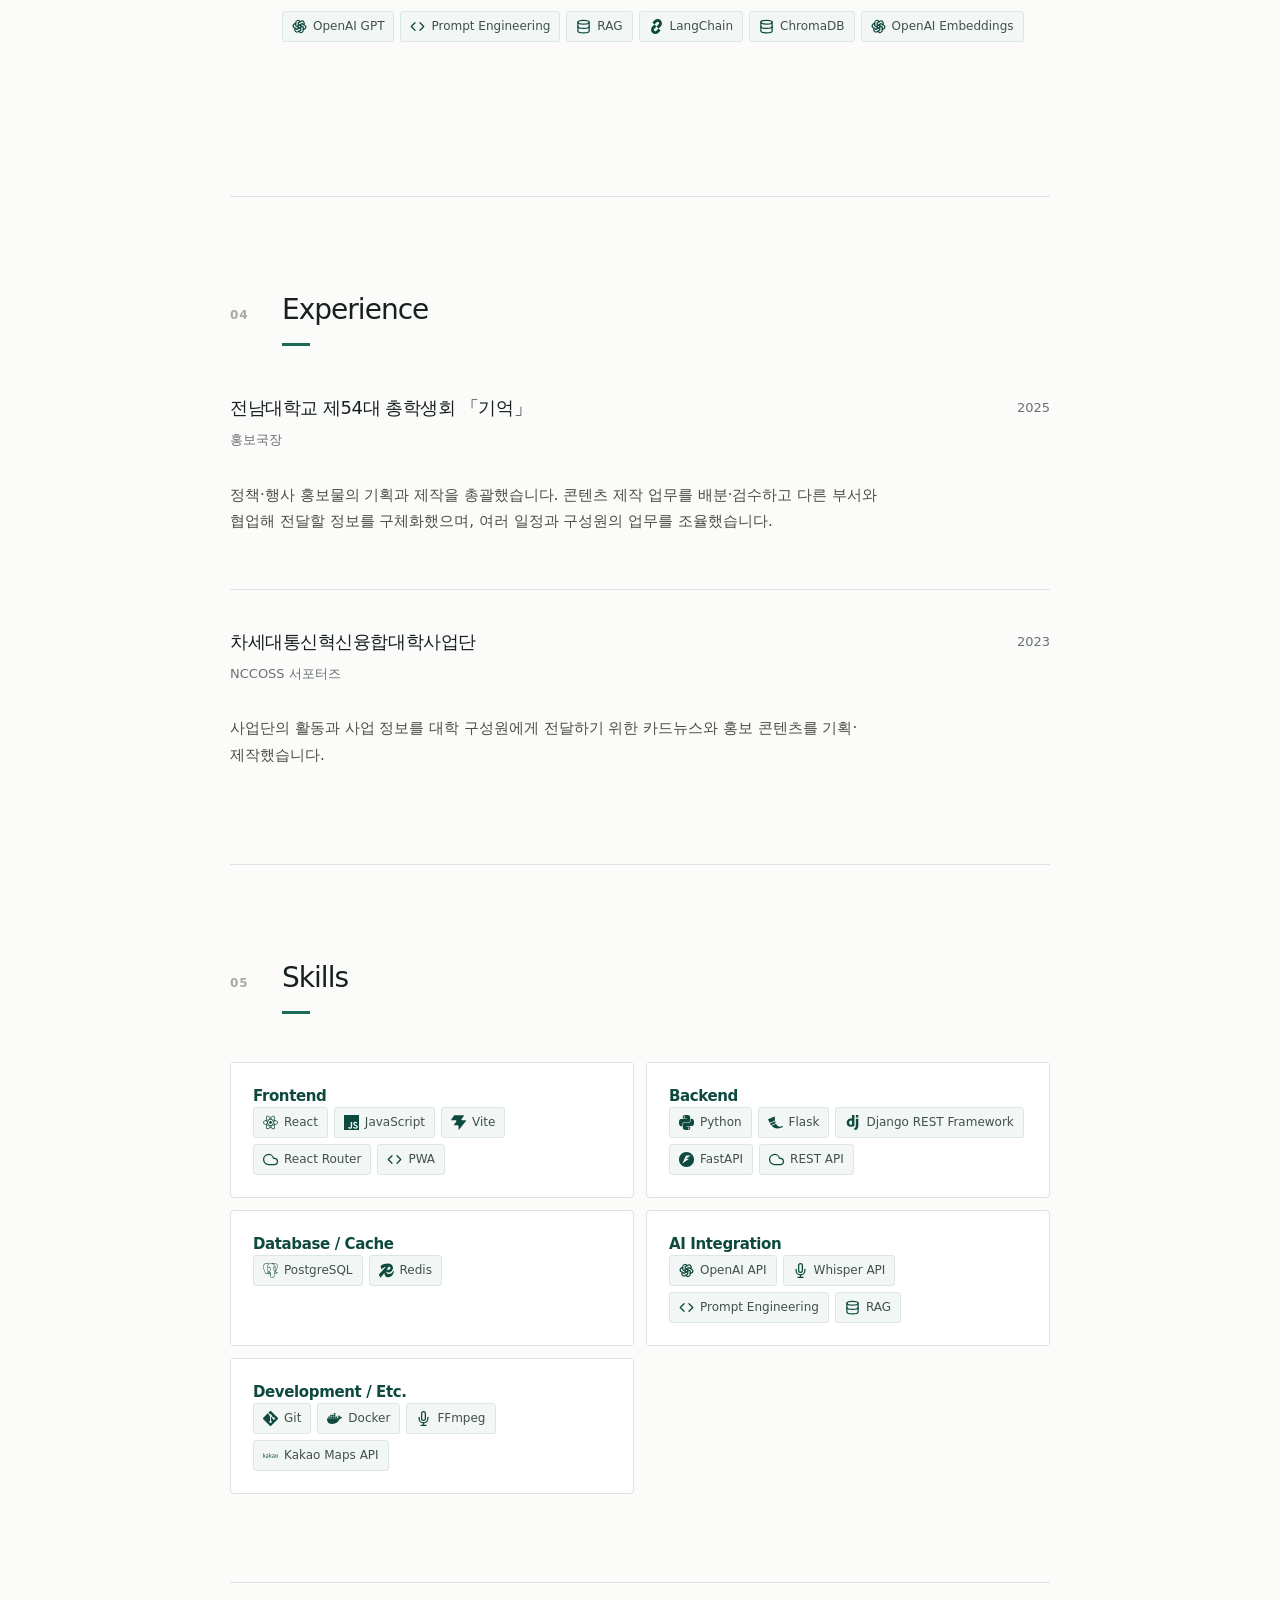
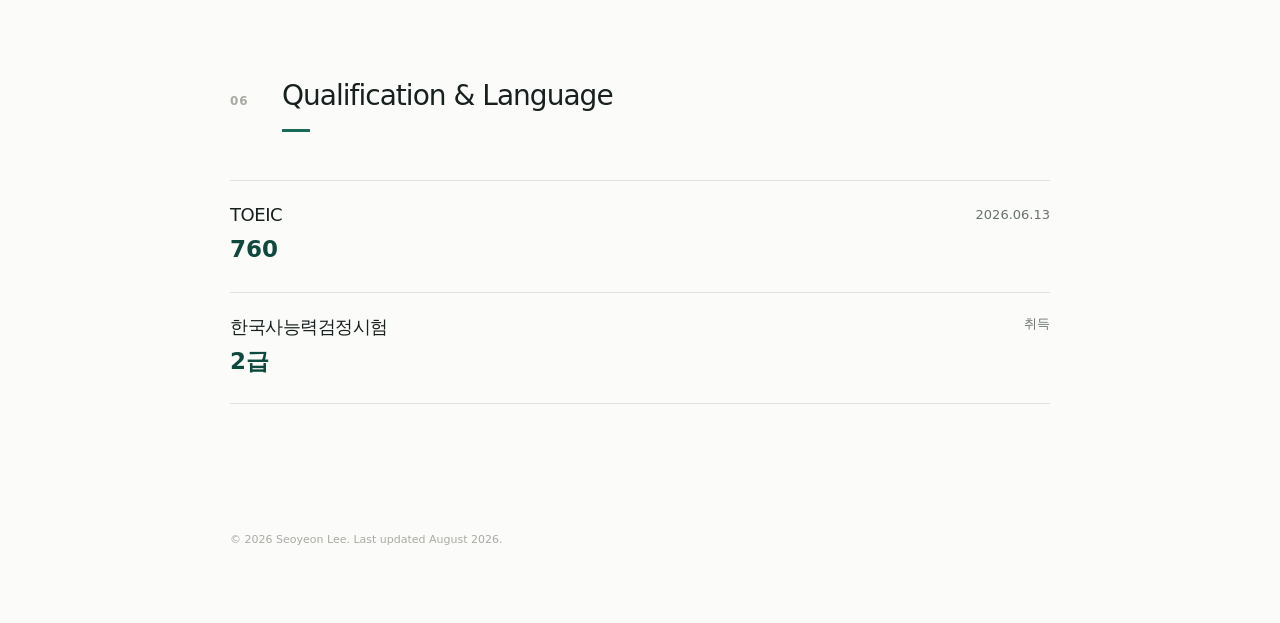
<file: web/index.html>
<!doctype html>
<html lang="ko">
  <head>
    <meta charset="UTF-8" />
    <meta name="viewport" content="width=device-width, initial-scale=1.0" />
    <meta name="description" content="React 인터페이스부터 REST API와 AI 기능 연결까지 경험한 Web Developer 이서연의 이력서입니다." />
    <link rel="icon" href="/web/favicon.svg" />
    <title>이서연 · Web Developer</title>
    <script type="module" crossorigin src="/web/assets/index-DrO6TTil.js"></script>
    <link rel="stylesheet" crossorigin href="/web/assets/index-Oe93Oxm7.css">
  </head>
  <body>
    <div id="root"></div>
  </body>
</html>
</file>
<file: ai/assets/index-B25b6ZZd.css>
/*! tailwindcss v4.2.1 | MIT License | https://tailwindcss.com */
@layer properties{@supports (((-webkit-hyphens:none)) and (not (margin-trim:inline))) or ((-moz-orient:inline) and (not (color:rgb(from red r g b)))){*,:before,:after,::backdrop{--tw-rotate-x:initial;--tw-rotate-y:initial;--tw-rotate-z:initial;--tw-skew-x:initial;--tw-skew-y:initial}}}@layer theme{:root,:host{--font-sans:ui-sans-serif, system-ui, sans-serif, "Apple Color Emoji", "Segoe UI Emoji", "Segoe UI Symbol", "Noto Color Emoji";--font-mono:ui-monospace, SFMono-Regular, Menlo, Monaco, Consolas, "Liberation Mono", "Courier New", monospace;--spacing:.25rem;--default-font-family:var(--font-sans);--default-mono-font-family:var(--font-mono)}}@layer base{*,:after,:before,::backdrop{box-sizing:border-box;border:0 solid;margin:0;padding:0}::file-selector-button{box-sizing:border-box;border:0 solid;margin:0;padding:0}html,:host{-webkit-text-size-adjust:100%;tab-size:4;line-height:1.5;font-family:var(--default-font-family,ui-sans-serif, system-ui, sans-serif, "Apple Color Emoji", "Segoe UI Emoji", "Segoe UI Symbol", "Noto Color Emoji");font-feature-settings:var(--default-font-feature-settings,normal);font-variation-settings:var(--default-font-variation-settings,normal);-webkit-tap-highlight-color:transparent}hr{height:0;color:inherit;border-top-width:1px}abbr:where([title]){-webkit-text-decoration:underline dotted;text-decoration:underline dotted}h1,h2,h3,h4,h5,h6{font-size:inherit;font-weight:inherit}a{color:inherit;-webkit-text-decoration:inherit;-webkit-text-decoration:inherit;-webkit-text-decoration:inherit;-webkit-text-decoration:inherit;text-decoration:inherit}b,strong{font-weight:bolder}code,kbd,samp,pre{font-family:var(--default-mono-font-family,ui-monospace, SFMono-Regular, Menlo, Monaco, Consolas, "Liberation Mono", "Courier New", monospace);font-feature-settings:var(--default-mono-font-feature-settings,normal);font-variation-settings:var(--default-mono-font-variation-settings,normal);font-size:1em}small{font-size:80%}sub,sup{vertical-align:baseline;font-size:75%;line-height:0;position:relative}sub{bottom:-.25em}sup{top:-.5em}table{text-indent:0;border-color:inherit;border-collapse:collapse}:-moz-focusring{outline:auto}progress{vertical-align:baseline}summary{display:list-item}ol,ul,menu{list-style:none}img,svg,video,canvas,audio,iframe,embed,object{vertical-align:middle;display:block}img,video{max-width:100%;height:auto}button,input,select,optgroup,textarea{font:inherit;font-feature-settings:inherit;font-variation-settings:inherit;letter-spacing:inherit;color:inherit;opacity:1;background-color:#0000;border-radius:0}::file-selector-button{font:inherit;font-feature-settings:inherit;font-variation-settings:inherit;letter-spacing:inherit;color:inherit;opacity:1;background-color:#0000;border-radius:0}:where(select:is([multiple],[size])) optgroup{font-weight:bolder}:where(select:is([multiple],[size])) optgroup option{padding-inline-start:20px}::file-selector-button{margin-inline-end:4px}::placeholder{opacity:1}@supports (not ((-webkit-appearance:-apple-pay-button))) or (contain-intrinsic-size:1px){::placeholder{color:currentColor}@supports (color:color-mix(in lab, red, red)){::placeholder{color:color-mix(in oklab, currentcolor 50%, transparent)}}}textarea{resize:vertical}::-webkit-search-decoration{-webkit-appearance:none}::-webkit-date-and-time-value{min-height:1lh;text-align:inherit}::-webkit-datetime-edit{display:inline-flex}::-webkit-datetime-edit-fields-wrapper{padding:0}::-webkit-datetime-edit{padding-block:0}::-webkit-datetime-edit-year-field{padding-block:0}::-webkit-datetime-edit-month-field{padding-block:0}::-webkit-datetime-edit-day-field{padding-block:0}::-webkit-datetime-edit-hour-field{padding-block:0}::-webkit-datetime-edit-minute-field{padding-block:0}::-webkit-datetime-edit-second-field{padding-block:0}::-webkit-datetime-edit-millisecond-field{padding-block:0}::-webkit-datetime-edit-meridiem-field{padding-block:0}::-webkit-calendar-picker-indicator{line-height:1}:-moz-ui-invalid{box-shadow:none}button,input:where([type=button],[type=reset],[type=submit]){appearance:button}::file-selector-button{appearance:button}::-webkit-inner-spin-button{height:auto}::-webkit-outer-spin-button{height:auto}[hidden]:where(:not([hidden=until-found])){display:none!important}}@layer components;@layer utilities{.visible{visibility:visible}.fixed{position:fixed}.start{inset-inline-start:var(--spacing)}.block{display:block}.contents{display:contents}.inline{display:inline}.table{display:table}.transform{transform:var(--tw-rotate-x,) var(--tw-rotate-y,) var(--tw-rotate-z,) var(--tw-skew-x,) var(--tw-skew-y,)}.capitalize{text-transform:capitalize}.antialiased{-webkit-font-smoothing:antialiased;-moz-osx-font-smoothing:grayscale}}:root{--ink:#17201e;--muted:#69726f;--line:#dde3e0;--soft:#f2f6f4;--accent:#176b57;--accent-dark:#0d493c;--accent-pale:#eaf4f0;--blue:#345995}*{box-sizing:border-box}html{scroll-behavior:smooth}body{color:var(--ink);font-family:var(--font-geist-sans), "Pretendard", "Noto Sans KR", Arial, sans-serif;word-break:keep-all;background:#fbfbfa;margin:0;line-height:1.75}button,a{font:inherit}a{color:inherit}main{width:min(820px,100% - 48px);margin:0 auto;padding:104px 0 64px}section{border-top:1px solid var(--line);padding:88px 0;scroll-margin-top:42px}.hero{border:0;padding:32px 0 104px}.eyebrow{color:var(--accent-dark);background:var(--accent-pale);letter-spacing:.14em;border-radius:2px;margin-bottom:26px;padding:4px 8px;font-size:11px;font-weight:750;display:inline-block}h1{letter-spacing:-.065em;margin:0;font-size:clamp(48px,8vw,76px);font-weight:720;line-height:1}.role{color:var(--accent);margin:15px 0 36px;font-size:20px;font-weight:650}.intro-copy{max-width:700px;font-size:17px;line-height:1.9}.intro-copy p{margin:0 0 12px}.intro-copy strong{color:var(--accent-dark);font-weight:720;box-shadow:inset 0 -.38em #dceee7}.contact{border-top:1px solid var(--line);flex-wrap:wrap;align-items:center;gap:10px 22px;margin-top:34px;padding-top:24px;font-size:13px;display:flex}.contact a{font-weight:650;text-decoration:none}.contact a span{color:#aaa9a4;margin-left:5px;font-weight:450}.contact button{cursor:pointer;background:#fff;border:1px solid #d6d5d0;border-radius:3px;margin-left:auto;padding:8px 13px}.contact button:hover{border-color:#777}.section-title{grid-template-columns:52px 1fr;align-items:baseline;margin-bottom:48px;display:grid}.section-title span{color:#aaa9a4;letter-spacing:.08em;font-size:12px;font-weight:650}.section-title h2,.subsection h2{letter-spacing:-.035em;margin:0;font-size:28px}.section-title h2:after{content:"";background:var(--accent);width:28px;height:3px;margin-top:9px;display:block}h3{letter-spacing:-.025em;margin:0;font-size:18px;line-height:1.5}h4{color:var(--accent);letter-spacing:-.01em;margin:30px 0 7px;font-size:14px}p{margin:8px 0}.meta,time{color:var(--muted);font-size:13px}.row{justify-content:space-between;align-items:flex-start;gap:32px;display:flex}.row time{white-space:nowrap;padding-top:3px}.description{color:#4d4d49;max-width:670px;margin-top:22px;font-size:15px}.award-list{border-top:1px solid var(--line)}.award-row{border-bottom:1px solid var(--line);grid-template-columns:130px 1fr;gap:20px;padding:25px 0;display:grid}.award-row p:not(.meta){color:#565651;margin-top:11px;font-size:14px}.project{border-top:1px solid var(--line);padding:52px 0 66px}.project-header{grid-template-columns:52px 1fr;display:grid}.project-index{color:var(--accent);font-family:var(--font-geist-mono);padding-top:7px;font-size:12px;font-weight:750}.project-header h3{font-size:27px}.project-subtitle{color:var(--accent-dark);margin:1px 0 5px;font-size:16px;font-weight:650}.award-note{color:var(--accent);font-size:13px;font-weight:650}.project-meta span,.award-note span{color:#aaa9a4;letter-spacing:.08em;min-width:82px;font-size:9px;font-weight:750;display:inline-block}.award-note span{color:var(--accent)}.project-body{color:#4d4d49;padding-left:52px;font-size:15px}.project-structure{border:1px solid var(--line);background:var(--line);grid-template-columns:repeat(3,1fr);gap:1px;margin:25px 0 18px;display:grid}.project-structure span{color:var(--muted);letter-spacing:.04em;text-align:center;background:#fff;padding:8px 10px;font-size:10px;font-weight:700}.project-body .lead{color:#26302d;background:var(--accent-pale);border-left:3px solid var(--accent);margin:26px 0 32px;padding:17px 20px;font-size:15px;line-height:1.85}.project-body .lead strong{color:#fff;background:var(--accent);letter-spacing:.08em;vertical-align:2px;border-radius:2px;margin-right:7px;padding:1px 7px;font-size:10px;font-style:normal;display:inline-block}.project-body .lead em{color:var(--accent-dark);font-style:normal;font-weight:720}.tech{border-top:1px dashed #deddd8;margin-top:34px;padding-top:22px}.tech b{color:var(--ink);margin-bottom:10px;font-size:12px;display:block}.tags{flex-wrap:wrap;gap:6px;display:flex}.tags span{background:var(--soft);color:#41504c;border:1px solid #dce6e2;border-radius:3px;align-items:center;gap:6px;padding:6px 9px;font-size:12px;line-height:1.4;display:inline-flex}.tags svg{width:15px;height:15px;color:var(--accent-dark);flex:none}.skill-mark{background:var(--accent-dark);color:#fff;letter-spacing:-.03em;border-radius:3px;flex:none;place-items:center;width:17px;height:17px;font-size:7px;line-height:1;display:inline-grid}.metrics{grid-template-columns:1fr 1fr;gap:10px;margin:28px 0;display:grid}.metrics div{border-top:3px solid var(--accent);background:var(--soft);padding:14px 16px}.metrics div:nth-child(2){border-top-color:var(--blue)}.metrics b{color:var(--accent-dark);font-size:25px;line-height:1.2;display:block}.metrics div:nth-child(2) b{color:var(--blue)}.metrics span{color:var(--muted);font-size:12px}.flow{color:var(--muted);flex-wrap:wrap;align-items:center;gap:7px;margin:26px 0 0;font-size:11px;display:flex}.flow span{border:1px solid var(--line);background:#fff;padding:5px 7px}.flow i{color:#aaa;font-style:normal}.subsection{border-top:2px solid var(--ink);margin:48px 0 16px;padding-top:48px}.experience-list .second{border-top:1px solid var(--line);margin-top:54px;padding-top:38px}.skill-list{grid-template-columns:repeat(2,minmax(0,1fr));gap:12px;display:grid}.skill-list>div{border:1px solid var(--line);background:#fff;border-radius:4px;padding:22px}.skill-list h3{color:var(--accent-dark);font-size:15px;font-weight:720}.skill-list p{color:var(--muted);margin:11px 0 0;font-size:13px}.language{border-top:1px solid var(--line);border-bottom:1px solid var(--line);padding:20px 0}.language+.language{border-top:0}.score{color:var(--accent-dark);font-size:23px;font-weight:750;line-height:1.2}.placeholder{background:#fff6e6;border-radius:2px;padding:1px 7px;font-size:12px;display:inline-block;color:#9b6d27!important}footer{color:#aaa9a4;padding:38px 0 10px;font-size:11px}.side-nav{flex-direction:column;gap:2px;width:112px;display:flex;position:fixed;top:50%;right:max(28px,50vw - 580px);transform:translateY(-50%)}.side-nav p{color:#aaa9a4;letter-spacing:.13em;margin:0 0 12px 10px;font-size:9px}.side-nav button{text-align:left;color:#9b9a95;cursor:pointer;background:0 0;border:0;border-left:1px solid #deddd8;padding:7px 9px;font-size:12px;transition:color .15s,border-color .15s}.side-nav button span{width:24px;font-family:var(--font-geist-mono);color:#b8b7b2;font-size:9px;display:inline-block}.side-nav button.active{color:var(--ink);border-left:2px solid var(--accent);font-weight:650}.mobile-nav{display:none}@media (width<=1120px){main{margin-left:max(48px,50vw - 460px)}.side-nav{right:24px}}@media (width<=900px){.side-nav{display:none}.mobile-nav{z-index:10;border-bottom:1px solid var(--line);-webkit-backdrop-filter:blur(8px);backdrop-filter:blur(8px);background:#fbfbfaf5;display:block;position:sticky;top:0}.mobile-nav>div{scrollbar-width:none;padding:0 17px;display:flex;overflow-x:auto}.mobile-nav button{color:#8a8984;background:0 0;border:0;border-bottom:2px solid #0000;flex:none;padding:14px 12px 12px;font-size:12px}.mobile-nav button.active{color:var(--ink);border-bottom-color:var(--accent);font-weight:650}main{width:min(820px,100% - 40px);margin:0 auto;padding-top:62px}section{scroll-margin-top:46px}}@media (width<=600px){body{word-break:keep-all}main{width:calc(100% - 36px);padding-bottom:34px}section{padding:62px 0}.hero{padding:20px 0 76px}h1{font-size:54px}.intro-copy{font-size:15px}.contact{align-items:flex-start}.contact button{width:100%;margin:9px 0 0}.section-title{grid-template-columns:36px 1fr;margin-bottom:34px}.section-title h2,.subsection h2{font-size:24px}.row{flex-direction:column;gap:4px}.row time{order:-1}.award-row{grid-template-columns:1fr;gap:6px}.project{padding:42px 0 52px}.project-header{grid-template-columns:36px 1fr}.project-header h3{font-size:23px}.project-body{padding-left:36px}.project-structure,.metrics,.skill-list{grid-template-columns:1fr}.skill-list h3{grid-row:auto;margin-bottom:10px}.language time{order:0}}@media print{@page{size:A4;margin:14mm 15mm 15mm}.side-nav,.mobile-nav,.contact button{display:none!important}body{color:#17201e;background:#fff;font-size:9.3pt;line-height:1.62}main{width:100%;max-width:none;margin:0;padding:0}section{border-top:0;padding:10mm 0 0;scroll-margin:0}.hero{min-height:0;padding:7mm 0 12mm}h1{font-size:38pt}.role{margin:3mm 0 7mm}.intro-copy{max-width:none;font-size:10pt;line-height:1.72}.contact{gap:3mm 8mm;margin-top:7mm;padding-top:5mm}.section-title{margin-bottom:7mm}.section-title h2{font-size:20pt}#education{border-top:1px solid var(--line);margin-top:8mm;padding-top:8mm}#education .section-title{margin-bottom:5mm}#education .description{margin-top:4mm}#awards{break-before:page;margin-top:0;padding-top:4mm}.award-row{padding:4.5mm 0}.projects-section{break-before:page;padding-top:4mm}.projects-section>.section-title{margin-bottom:5mm}.project{break-before:page;border-top:0;padding:4mm 0 0}.projects-section>.section-title+.project{break-before:auto}.project-header h3{font-size:19pt}.project-body .lead{margin:5mm 0 6mm;padding:4mm 5mm}.project-body h4{break-after:avoid;margin-top:5mm}.project-body h4+p,.metrics,.flow,.tech{break-inside:avoid}.subsection{break-before:page;border-top:0;margin:0 0 3mm;padding-top:3mm}.subsection~.project{break-before:auto;padding-top:3mm}.subsection~.project .project-body .lead{margin:3mm 0 4mm;padding:3mm 4mm}.subsection~.project .tech{margin-top:4mm;padding-top:3mm}#experience,#skills{break-before:page;padding-top:4mm}#language{border-top:1px solid var(--line);margin-top:8mm;padding-top:8mm}footer{padding-top:10mm}a{text-decoration:none}}@media (prefers-reduced-motion:reduce){html{scroll-behavior:auto}*{transition:none!important}}@property --tw-rotate-x{syntax:"*";inherits:false}@property --tw-rotate-y{syntax:"*";inherits:false}@property --tw-rotate-z{syntax:"*";inherits:false}@property --tw-skew-x{syntax:"*";inherits:false}@property --tw-skew-y{syntax:"*";inherits:false}
</file>
<file: all/assets/index-Oe93Oxm7.css>
/*! tailwindcss v4.2.1 | MIT License | https://tailwindcss.com */
@layer properties{@supports (((-webkit-hyphens:none)) and (not (margin-trim:inline))) or ((-moz-orient:inline) and (not (color:rgb(from red r g b)))){*,:before,:after,::backdrop{--tw-rotate-x:initial;--tw-rotate-y:initial;--tw-rotate-z:initial;--tw-skew-x:initial;--tw-skew-y:initial}}}@layer theme{:root,:host{--font-sans:ui-sans-serif, system-ui, sans-serif, "Apple Color Emoji", "Segoe UI Emoji", "Segoe UI Symbol", "Noto Color Emoji";--font-mono:ui-monospace, SFMono-Regular, Menlo, Monaco, Consolas, "Liberation Mono", "Courier New", monospace;--spacing:.25rem;--default-font-family:var(--font-sans);--default-mono-font-family:var(--font-mono)}}@layer base{*,:after,:before,::backdrop{box-sizing:border-box;border:0 solid;margin:0;padding:0}::file-selector-button{box-sizing:border-box;border:0 solid;margin:0;padding:0}html,:host{-webkit-text-size-adjust:100%;tab-size:4;line-height:1.5;font-family:var(--default-font-family,ui-sans-serif, system-ui, sans-serif, "Apple Color Emoji", "Segoe UI Emoji", "Segoe UI Symbol", "Noto Color Emoji");font-feature-settings:var(--default-font-feature-settings,normal);font-variation-settings:var(--default-font-variation-settings,normal);-webkit-tap-highlight-color:transparent}hr{height:0;color:inherit;border-top-width:1px}abbr:where([title]){-webkit-text-decoration:underline dotted;text-decoration:underline dotted}h1,h2,h3,h4,h5,h6{font-size:inherit;font-weight:inherit}a{color:inherit;-webkit-text-decoration:inherit;-webkit-text-decoration:inherit;-webkit-text-decoration:inherit;-webkit-text-decoration:inherit;text-decoration:inherit}b,strong{font-weight:bolder}code,kbd,samp,pre{font-family:var(--default-mono-font-family,ui-monospace, SFMono-Regular, Menlo, Monaco, Consolas, "Liberation Mono", "Courier New", monospace);font-feature-settings:var(--default-mono-font-feature-settings,normal);font-variation-settings:var(--default-mono-font-variation-settings,normal);font-size:1em}small{font-size:80%}sub,sup{vertical-align:baseline;font-size:75%;line-height:0;position:relative}sub{bottom:-.25em}sup{top:-.5em}table{text-indent:0;border-color:inherit;border-collapse:collapse}:-moz-focusring{outline:auto}progress{vertical-align:baseline}summary{display:list-item}ol,ul,menu{list-style:none}img,svg,video,canvas,audio,iframe,embed,object{vertical-align:middle;display:block}img,video{max-width:100%;height:auto}button,input,select,optgroup,textarea{font:inherit;font-feature-settings:inherit;font-variation-settings:inherit;letter-spacing:inherit;color:inherit;opacity:1;background-color:#0000;border-radius:0}::file-selector-button{font:inherit;font-feature-settings:inherit;font-variation-settings:inherit;letter-spacing:inherit;color:inherit;opacity:1;background-color:#0000;border-radius:0}:where(select:is([multiple],[size])) optgroup{font-weight:bolder}:where(select:is([multiple],[size])) optgroup option{padding-inline-start:20px}::file-selector-button{margin-inline-end:4px}::placeholder{opacity:1}@supports (not ((-webkit-appearance:-apple-pay-button))) or (contain-intrinsic-size:1px){::placeholder{color:currentColor}@supports (color:color-mix(in lab, red, red)){::placeholder{color:color-mix(in oklab, currentcolor 50%, transparent)}}}textarea{resize:vertical}::-webkit-search-decoration{-webkit-appearance:none}::-webkit-date-and-time-value{min-height:1lh;text-align:inherit}::-webkit-datetime-edit{display:inline-flex}::-webkit-datetime-edit-fields-wrapper{padding:0}::-webkit-datetime-edit{padding-block:0}::-webkit-datetime-edit-year-field{padding-block:0}::-webkit-datetime-edit-month-field{padding-block:0}::-webkit-datetime-edit-day-field{padding-block:0}::-webkit-datetime-edit-hour-field{padding-block:0}::-webkit-datetime-edit-minute-field{padding-block:0}::-webkit-datetime-edit-second-field{padding-block:0}::-webkit-datetime-edit-millisecond-field{padding-block:0}::-webkit-datetime-edit-meridiem-field{padding-block:0}::-webkit-calendar-picker-indicator{line-height:1}:-moz-ui-invalid{box-shadow:none}button,input:where([type=button],[type=reset],[type=submit]){appearance:button}::file-selector-button{appearance:button}::-webkit-inner-spin-button{height:auto}::-webkit-outer-spin-button{height:auto}[hidden]:where(:not([hidden=until-found])){display:none!important}}@layer components;@layer utilities{.visible{visibility:visible}.fixed{position:fixed}.start{inset-inline-start:var(--spacing)}.block{display:block}.contents{display:contents}.inline{display:inline}.table{display:table}.transform{transform:var(--tw-rotate-x,) var(--tw-rotate-y,) var(--tw-rotate-z,) var(--tw-skew-x,) var(--tw-skew-y,)}.capitalize{text-transform:capitalize}.antialiased{-webkit-font-smoothing:antialiased;-moz-osx-font-smoothing:grayscale}}:root{--ink:#17201e;--muted:#69726f;--line:#dde3e0;--soft:#f2f6f4;--accent:#176b57;--accent-dark:#0d493c;--accent-pale:#eaf4f0;--blue:#345995}*{box-sizing:border-box}html{scroll-behavior:smooth}body{color:var(--ink);font-family:var(--font-geist-sans), "Pretendard", "Noto Sans KR", Arial, sans-serif;word-break:keep-all;background:#fbfbfa;margin:0;line-height:1.75}button,a{font:inherit}a{color:inherit}main{width:min(820px,100% - 48px);margin:0 auto;padding:104px 0 64px}section{border-top:1px solid var(--line);padding:88px 0;scroll-margin-top:42px}.hero{border:0;padding:32px 0 104px}.eyebrow{color:var(--accent-dark);background:var(--accent-pale);letter-spacing:.14em;border-radius:2px;margin-bottom:26px;padding:4px 8px;font-size:11px;font-weight:750;display:inline-block}h1{letter-spacing:-.065em;margin:0;font-size:clamp(48px,8vw,76px);font-weight:720;line-height:1}.role{color:var(--accent);margin:15px 0 36px;font-size:20px;font-weight:650}.intro-copy{max-width:700px;font-size:17px;line-height:1.9}.intro-copy p{margin:0 0 12px}.intro-copy strong{color:var(--accent-dark);font-weight:720;box-shadow:inset 0 -.38em #dceee7}.contact{border-top:1px solid var(--line);flex-wrap:wrap;align-items:center;gap:10px 22px;margin-top:34px;padding-top:24px;font-size:13px;display:flex}.contact a{font-weight:650;text-decoration:none}.contact a span{color:#aaa9a4;margin-left:5px;font-weight:450}.contact button{cursor:pointer;background:#fff;border:1px solid #d6d5d0;border-radius:3px;margin-left:auto;padding:8px 13px}.contact button:hover{border-color:#777}.section-title{grid-template-columns:52px 1fr;align-items:baseline;margin-bottom:48px;display:grid}.section-title span{color:#aaa9a4;letter-spacing:.08em;font-size:12px;font-weight:650}.section-title h2,.subsection h2{letter-spacing:-.035em;margin:0;font-size:28px}.section-title h2:after{content:"";background:var(--accent);width:28px;height:3px;margin-top:9px;display:block}h3{letter-spacing:-.025em;margin:0;font-size:18px;line-height:1.5}h4{color:var(--accent);letter-spacing:-.01em;margin:30px 0 7px;font-size:14px}p{margin:8px 0}.meta,time{color:var(--muted);font-size:13px}.row{justify-content:space-between;align-items:flex-start;gap:32px;display:flex}.row time{white-space:nowrap;padding-top:3px}.description{color:#4d4d49;max-width:670px;margin-top:22px;font-size:15px}.award-list{border-top:1px solid var(--line)}.award-row{border-bottom:1px solid var(--line);grid-template-columns:130px 1fr;gap:20px;padding:25px 0;display:grid}.award-row p:not(.meta){color:#565651;margin-top:11px;font-size:14px}.project{border-top:1px solid var(--line);padding:52px 0 66px}.project-header{grid-template-columns:52px 1fr;display:grid}.project-index{color:var(--accent);font-family:var(--font-geist-mono);padding-top:7px;font-size:12px;font-weight:750}.project-header h3{font-size:27px}.project-subtitle{color:var(--accent-dark);margin:1px 0 5px;font-size:16px;font-weight:650}.award-note{color:var(--accent);font-size:13px;font-weight:650}.project-meta span,.award-note span{color:#aaa9a4;letter-spacing:.08em;min-width:82px;font-size:9px;font-weight:750;display:inline-block}.award-note span{color:var(--accent)}.project-body{color:#4d4d49;padding-left:52px;font-size:15px}.project-structure{border:1px solid var(--line);background:var(--line);grid-template-columns:repeat(3,1fr);gap:1px;margin:25px 0 18px;display:grid}.project-structure span{color:var(--muted);letter-spacing:.04em;text-align:center;background:#fff;padding:8px 10px;font-size:10px;font-weight:700}.project-body .lead{color:#26302d;background:var(--accent-pale);border-left:3px solid var(--accent);margin:26px 0 32px;padding:17px 20px;font-size:15px;line-height:1.85}.project-body .lead strong{color:#fff;background:var(--accent);letter-spacing:.08em;vertical-align:2px;border-radius:2px;margin-right:7px;padding:1px 7px;font-size:10px;font-style:normal;display:inline-block}.project-body .lead em{color:var(--accent-dark);font-style:normal;font-weight:720}.tech{border-top:1px dashed #deddd8;margin-top:34px;padding-top:22px}.tech b{color:var(--ink);margin-bottom:10px;font-size:12px;display:block}.tags{flex-wrap:wrap;gap:6px;display:flex}.tags span{background:var(--soft);color:#41504c;border:1px solid #dce6e2;border-radius:3px;align-items:center;gap:6px;padding:6px 9px;font-size:12px;line-height:1.4;display:inline-flex}.tags svg{width:15px;height:15px;color:var(--accent-dark);flex:none}.skill-mark{background:var(--accent-dark);color:#fff;letter-spacing:-.03em;border-radius:3px;flex:none;place-items:center;width:17px;height:17px;font-size:7px;line-height:1;display:inline-grid}.metrics{grid-template-columns:1fr 1fr;gap:10px;margin:28px 0;display:grid}.metrics div{border-top:3px solid var(--accent);background:var(--soft);padding:14px 16px}.metrics div:nth-child(2){border-top-color:var(--blue)}.metrics b{color:var(--accent-dark);font-size:25px;line-height:1.2;display:block}.metrics div:nth-child(2) b{color:var(--blue)}.metrics span{color:var(--muted);font-size:12px}.flow{color:var(--muted);flex-wrap:wrap;align-items:center;gap:7px;margin:26px 0 0;font-size:11px;display:flex}.flow span{border:1px solid var(--line);background:#fff;padding:5px 7px}.flow i{color:#aaa;font-style:normal}.subsection{border-top:2px solid var(--ink);margin:48px 0 16px;padding-top:48px}.experience-list .second{border-top:1px solid var(--line);margin-top:54px;padding-top:38px}.skill-list{grid-template-columns:repeat(2,minmax(0,1fr));gap:12px;display:grid}.skill-list>div{border:1px solid var(--line);background:#fff;border-radius:4px;padding:22px}.skill-list h3{color:var(--accent-dark);font-size:15px;font-weight:720}.skill-list p{color:var(--muted);margin:11px 0 0;font-size:13px}.language{border-top:1px solid var(--line);border-bottom:1px solid var(--line);padding:20px 0}.language+.language{border-top:0}.score{color:var(--accent-dark);font-size:23px;font-weight:750;line-height:1.2}.placeholder{background:#fff6e6;border-radius:2px;padding:1px 7px;font-size:12px;display:inline-block;color:#9b6d27!important}footer{color:#aaa9a4;padding:38px 0 10px;font-size:11px}.side-nav{flex-direction:column;gap:2px;width:112px;display:flex;position:fixed;top:50%;right:max(28px,50vw - 580px);transform:translateY(-50%)}.side-nav p{color:#aaa9a4;letter-spacing:.13em;margin:0 0 12px 10px;font-size:9px}.side-nav button{text-align:left;color:#9b9a95;cursor:pointer;background:0 0;border:0;border-left:1px solid #deddd8;padding:7px 9px;font-size:12px;transition:color .15s,border-color .15s}.side-nav button span{width:24px;font-family:var(--font-geist-mono);color:#b8b7b2;font-size:9px;display:inline-block}.side-nav button.active{color:var(--ink);border-left:2px solid var(--accent);font-weight:650}.mobile-nav{display:none}@media (width<=1120px){main{margin-left:max(48px,50vw - 460px)}.side-nav{right:24px}}@media (width<=900px){.side-nav{display:none}.mobile-nav{z-index:10;border-bottom:1px solid var(--line);-webkit-backdrop-filter:blur(8px);backdrop-filter:blur(8px);background:#fbfbfaf5;display:block;position:sticky;top:0}.mobile-nav>div{scrollbar-width:none;padding:0 17px;display:flex;overflow-x:auto}.mobile-nav button{color:#8a8984;background:0 0;border:0;border-bottom:2px solid #0000;flex:none;padding:14px 12px 12px;font-size:12px}.mobile-nav button.active{color:var(--ink);border-bottom-color:var(--accent);font-weight:650}main{width:min(820px,100% - 40px);margin:0 auto;padding-top:62px}section{scroll-margin-top:46px}}@media (width<=600px){body{word-break:keep-all}main{width:calc(100% - 36px);padding-bottom:34px}section{padding:62px 0}.hero{padding:20px 0 76px}h1{font-size:54px}.intro-copy{font-size:15px}.contact{align-items:flex-start}.contact button{width:100%;margin:9px 0 0}.section-title{grid-template-columns:36px 1fr;margin-bottom:34px}.section-title h2,.subsection h2{font-size:24px}.row{flex-direction:column;gap:4px}.row time{order:-1}.award-row{grid-template-columns:1fr;gap:6px}.project{padding:42px 0 52px}.project-header{grid-template-columns:36px 1fr}.project-header h3{font-size:23px}.project-body{padding-left:36px}.project-structure,.metrics,.skill-list{grid-template-columns:1fr}.skill-list h3{grid-row:auto;margin-bottom:10px}.language time{order:0}}@media print{.side-nav,.mobile-nav,.contact button{display:none!important}body{background:#fff;font-size:11pt}main{width:100%;max-width:none;margin:0;padding:0}.hero{padding-top:0}section{break-inside:auto;padding:38px 0}.project{break-inside:avoid}a{text-decoration:none}}@media (prefers-reduced-motion:reduce){html{scroll-behavior:auto}*{transition:none!important}}@property --tw-rotate-x{syntax:"*";inherits:false}@property --tw-rotate-y{syntax:"*";inherits:false}@property --tw-rotate-z{syntax:"*";inherits:false}@property --tw-skew-x{syntax:"*";inherits:false}@property --tw-skew-y{syntax:"*";inherits:false}
</file>
<file: web/assets/index-Oe93Oxm7.css>
/*! tailwindcss v4.2.1 | MIT License | https://tailwindcss.com */
@layer properties{@supports (((-webkit-hyphens:none)) and (not (margin-trim:inline))) or ((-moz-orient:inline) and (not (color:rgb(from red r g b)))){*,:before,:after,::backdrop{--tw-rotate-x:initial;--tw-rotate-y:initial;--tw-rotate-z:initial;--tw-skew-x:initial;--tw-skew-y:initial}}}@layer theme{:root,:host{--font-sans:ui-sans-serif, system-ui, sans-serif, "Apple Color Emoji", "Segoe UI Emoji", "Segoe UI Symbol", "Noto Color Emoji";--font-mono:ui-monospace, SFMono-Regular, Menlo, Monaco, Consolas, "Liberation Mono", "Courier New", monospace;--spacing:.25rem;--default-font-family:var(--font-sans);--default-mono-font-family:var(--font-mono)}}@layer base{*,:after,:before,::backdrop{box-sizing:border-box;border:0 solid;margin:0;padding:0}::file-selector-button{box-sizing:border-box;border:0 solid;margin:0;padding:0}html,:host{-webkit-text-size-adjust:100%;tab-size:4;line-height:1.5;font-family:var(--default-font-family,ui-sans-serif, system-ui, sans-serif, "Apple Color Emoji", "Segoe UI Emoji", "Segoe UI Symbol", "Noto Color Emoji");font-feature-settings:var(--default-font-feature-settings,normal);font-variation-settings:var(--default-font-variation-settings,normal);-webkit-tap-highlight-color:transparent}hr{height:0;color:inherit;border-top-width:1px}abbr:where([title]){-webkit-text-decoration:underline dotted;text-decoration:underline dotted}h1,h2,h3,h4,h5,h6{font-size:inherit;font-weight:inherit}a{color:inherit;-webkit-text-decoration:inherit;-webkit-text-decoration:inherit;-webkit-text-decoration:inherit;-webkit-text-decoration:inherit;text-decoration:inherit}b,strong{font-weight:bolder}code,kbd,samp,pre{font-family:var(--default-mono-font-family,ui-monospace, SFMono-Regular, Menlo, Monaco, Consolas, "Liberation Mono", "Courier New", monospace);font-feature-settings:var(--default-mono-font-feature-settings,normal);font-variation-settings:var(--default-mono-font-variation-settings,normal);font-size:1em}small{font-size:80%}sub,sup{vertical-align:baseline;font-size:75%;line-height:0;position:relative}sub{bottom:-.25em}sup{top:-.5em}table{text-indent:0;border-color:inherit;border-collapse:collapse}:-moz-focusring{outline:auto}progress{vertical-align:baseline}summary{display:list-item}ol,ul,menu{list-style:none}img,svg,video,canvas,audio,iframe,embed,object{vertical-align:middle;display:block}img,video{max-width:100%;height:auto}button,input,select,optgroup,textarea{font:inherit;font-feature-settings:inherit;font-variation-settings:inherit;letter-spacing:inherit;color:inherit;opacity:1;background-color:#0000;border-radius:0}::file-selector-button{font:inherit;font-feature-settings:inherit;font-variation-settings:inherit;letter-spacing:inherit;color:inherit;opacity:1;background-color:#0000;border-radius:0}:where(select:is([multiple],[size])) optgroup{font-weight:bolder}:where(select:is([multiple],[size])) optgroup option{padding-inline-start:20px}::file-selector-button{margin-inline-end:4px}::placeholder{opacity:1}@supports (not ((-webkit-appearance:-apple-pay-button))) or (contain-intrinsic-size:1px){::placeholder{color:currentColor}@supports (color:color-mix(in lab, red, red)){::placeholder{color:color-mix(in oklab, currentcolor 50%, transparent)}}}textarea{resize:vertical}::-webkit-search-decoration{-webkit-appearance:none}::-webkit-date-and-time-value{min-height:1lh;text-align:inherit}::-webkit-datetime-edit{display:inline-flex}::-webkit-datetime-edit-fields-wrapper{padding:0}::-webkit-datetime-edit{padding-block:0}::-webkit-datetime-edit-year-field{padding-block:0}::-webkit-datetime-edit-month-field{padding-block:0}::-webkit-datetime-edit-day-field{padding-block:0}::-webkit-datetime-edit-hour-field{padding-block:0}::-webkit-datetime-edit-minute-field{padding-block:0}::-webkit-datetime-edit-second-field{padding-block:0}::-webkit-datetime-edit-millisecond-field{padding-block:0}::-webkit-datetime-edit-meridiem-field{padding-block:0}::-webkit-calendar-picker-indicator{line-height:1}:-moz-ui-invalid{box-shadow:none}button,input:where([type=button],[type=reset],[type=submit]){appearance:button}::file-selector-button{appearance:button}::-webkit-inner-spin-button{height:auto}::-webkit-outer-spin-button{height:auto}[hidden]:where(:not([hidden=until-found])){display:none!important}}@layer components;@layer utilities{.visible{visibility:visible}.fixed{position:fixed}.start{inset-inline-start:var(--spacing)}.block{display:block}.contents{display:contents}.inline{display:inline}.table{display:table}.transform{transform:var(--tw-rotate-x,) var(--tw-rotate-y,) var(--tw-rotate-z,) var(--tw-skew-x,) var(--tw-skew-y,)}.capitalize{text-transform:capitalize}.antialiased{-webkit-font-smoothing:antialiased;-moz-osx-font-smoothing:grayscale}}:root{--ink:#17201e;--muted:#69726f;--line:#dde3e0;--soft:#f2f6f4;--accent:#176b57;--accent-dark:#0d493c;--accent-pale:#eaf4f0;--blue:#345995}*{box-sizing:border-box}html{scroll-behavior:smooth}body{color:var(--ink);font-family:var(--font-geist-sans), "Pretendard", "Noto Sans KR", Arial, sans-serif;word-break:keep-all;background:#fbfbfa;margin:0;line-height:1.75}button,a{font:inherit}a{color:inherit}main{width:min(820px,100% - 48px);margin:0 auto;padding:104px 0 64px}section{border-top:1px solid var(--line);padding:88px 0;scroll-margin-top:42px}.hero{border:0;padding:32px 0 104px}.eyebrow{color:var(--accent-dark);background:var(--accent-pale);letter-spacing:.14em;border-radius:2px;margin-bottom:26px;padding:4px 8px;font-size:11px;font-weight:750;display:inline-block}h1{letter-spacing:-.065em;margin:0;font-size:clamp(48px,8vw,76px);font-weight:720;line-height:1}.role{color:var(--accent);margin:15px 0 36px;font-size:20px;font-weight:650}.intro-copy{max-width:700px;font-size:17px;line-height:1.9}.intro-copy p{margin:0 0 12px}.intro-copy strong{color:var(--accent-dark);font-weight:720;box-shadow:inset 0 -.38em #dceee7}.contact{border-top:1px solid var(--line);flex-wrap:wrap;align-items:center;gap:10px 22px;margin-top:34px;padding-top:24px;font-size:13px;display:flex}.contact a{font-weight:650;text-decoration:none}.contact a span{color:#aaa9a4;margin-left:5px;font-weight:450}.contact button{cursor:pointer;background:#fff;border:1px solid #d6d5d0;border-radius:3px;margin-left:auto;padding:8px 13px}.contact button:hover{border-color:#777}.section-title{grid-template-columns:52px 1fr;align-items:baseline;margin-bottom:48px;display:grid}.section-title span{color:#aaa9a4;letter-spacing:.08em;font-size:12px;font-weight:650}.section-title h2,.subsection h2{letter-spacing:-.035em;margin:0;font-size:28px}.section-title h2:after{content:"";background:var(--accent);width:28px;height:3px;margin-top:9px;display:block}h3{letter-spacing:-.025em;margin:0;font-size:18px;line-height:1.5}h4{color:var(--accent);letter-spacing:-.01em;margin:30px 0 7px;font-size:14px}p{margin:8px 0}.meta,time{color:var(--muted);font-size:13px}.row{justify-content:space-between;align-items:flex-start;gap:32px;display:flex}.row time{white-space:nowrap;padding-top:3px}.description{color:#4d4d49;max-width:670px;margin-top:22px;font-size:15px}.award-list{border-top:1px solid var(--line)}.award-row{border-bottom:1px solid var(--line);grid-template-columns:130px 1fr;gap:20px;padding:25px 0;display:grid}.award-row p:not(.meta){color:#565651;margin-top:11px;font-size:14px}.project{border-top:1px solid var(--line);padding:52px 0 66px}.project-header{grid-template-columns:52px 1fr;display:grid}.project-index{color:var(--accent);font-family:var(--font-geist-mono);padding-top:7px;font-size:12px;font-weight:750}.project-header h3{font-size:27px}.project-subtitle{color:var(--accent-dark);margin:1px 0 5px;font-size:16px;font-weight:650}.award-note{color:var(--accent);font-size:13px;font-weight:650}.project-meta span,.award-note span{color:#aaa9a4;letter-spacing:.08em;min-width:82px;font-size:9px;font-weight:750;display:inline-block}.award-note span{color:var(--accent)}.project-body{color:#4d4d49;padding-left:52px;font-size:15px}.project-structure{border:1px solid var(--line);background:var(--line);grid-template-columns:repeat(3,1fr);gap:1px;margin:25px 0 18px;display:grid}.project-structure span{color:var(--muted);letter-spacing:.04em;text-align:center;background:#fff;padding:8px 10px;font-size:10px;font-weight:700}.project-body .lead{color:#26302d;background:var(--accent-pale);border-left:3px solid var(--accent);margin:26px 0 32px;padding:17px 20px;font-size:15px;line-height:1.85}.project-body .lead strong{color:#fff;background:var(--accent);letter-spacing:.08em;vertical-align:2px;border-radius:2px;margin-right:7px;padding:1px 7px;font-size:10px;font-style:normal;display:inline-block}.project-body .lead em{color:var(--accent-dark);font-style:normal;font-weight:720}.tech{border-top:1px dashed #deddd8;margin-top:34px;padding-top:22px}.tech b{color:var(--ink);margin-bottom:10px;font-size:12px;display:block}.tags{flex-wrap:wrap;gap:6px;display:flex}.tags span{background:var(--soft);color:#41504c;border:1px solid #dce6e2;border-radius:3px;align-items:center;gap:6px;padding:6px 9px;font-size:12px;line-height:1.4;display:inline-flex}.tags svg{width:15px;height:15px;color:var(--accent-dark);flex:none}.skill-mark{background:var(--accent-dark);color:#fff;letter-spacing:-.03em;border-radius:3px;flex:none;place-items:center;width:17px;height:17px;font-size:7px;line-height:1;display:inline-grid}.metrics{grid-template-columns:1fr 1fr;gap:10px;margin:28px 0;display:grid}.metrics div{border-top:3px solid var(--accent);background:var(--soft);padding:14px 16px}.metrics div:nth-child(2){border-top-color:var(--blue)}.metrics b{color:var(--accent-dark);font-size:25px;line-height:1.2;display:block}.metrics div:nth-child(2) b{color:var(--blue)}.metrics span{color:var(--muted);font-size:12px}.flow{color:var(--muted);flex-wrap:wrap;align-items:center;gap:7px;margin:26px 0 0;font-size:11px;display:flex}.flow span{border:1px solid var(--line);background:#fff;padding:5px 7px}.flow i{color:#aaa;font-style:normal}.subsection{border-top:2px solid var(--ink);margin:48px 0 16px;padding-top:48px}.experience-list .second{border-top:1px solid var(--line);margin-top:54px;padding-top:38px}.skill-list{grid-template-columns:repeat(2,minmax(0,1fr));gap:12px;display:grid}.skill-list>div{border:1px solid var(--line);background:#fff;border-radius:4px;padding:22px}.skill-list h3{color:var(--accent-dark);font-size:15px;font-weight:720}.skill-list p{color:var(--muted);margin:11px 0 0;font-size:13px}.language{border-top:1px solid var(--line);border-bottom:1px solid var(--line);padding:20px 0}.language+.language{border-top:0}.score{color:var(--accent-dark);font-size:23px;font-weight:750;line-height:1.2}.placeholder{background:#fff6e6;border-radius:2px;padding:1px 7px;font-size:12px;display:inline-block;color:#9b6d27!important}footer{color:#aaa9a4;padding:38px 0 10px;font-size:11px}.side-nav{flex-direction:column;gap:2px;width:112px;display:flex;position:fixed;top:50%;right:max(28px,50vw - 580px);transform:translateY(-50%)}.side-nav p{color:#aaa9a4;letter-spacing:.13em;margin:0 0 12px 10px;font-size:9px}.side-nav button{text-align:left;color:#9b9a95;cursor:pointer;background:0 0;border:0;border-left:1px solid #deddd8;padding:7px 9px;font-size:12px;transition:color .15s,border-color .15s}.side-nav button span{width:24px;font-family:var(--font-geist-mono);color:#b8b7b2;font-size:9px;display:inline-block}.side-nav button.active{color:var(--ink);border-left:2px solid var(--accent);font-weight:650}.mobile-nav{display:none}@media (width<=1120px){main{margin-left:max(48px,50vw - 460px)}.side-nav{right:24px}}@media (width<=900px){.side-nav{display:none}.mobile-nav{z-index:10;border-bottom:1px solid var(--line);-webkit-backdrop-filter:blur(8px);backdrop-filter:blur(8px);background:#fbfbfaf5;display:block;position:sticky;top:0}.mobile-nav>div{scrollbar-width:none;padding:0 17px;display:flex;overflow-x:auto}.mobile-nav button{color:#8a8984;background:0 0;border:0;border-bottom:2px solid #0000;flex:none;padding:14px 12px 12px;font-size:12px}.mobile-nav button.active{color:var(--ink);border-bottom-color:var(--accent);font-weight:650}main{width:min(820px,100% - 40px);margin:0 auto;padding-top:62px}section{scroll-margin-top:46px}}@media (width<=600px){body{word-break:keep-all}main{width:calc(100% - 36px);padding-bottom:34px}section{padding:62px 0}.hero{padding:20px 0 76px}h1{font-size:54px}.intro-copy{font-size:15px}.contact{align-items:flex-start}.contact button{width:100%;margin:9px 0 0}.section-title{grid-template-columns:36px 1fr;margin-bottom:34px}.section-title h2,.subsection h2{font-size:24px}.row{flex-direction:column;gap:4px}.row time{order:-1}.award-row{grid-template-columns:1fr;gap:6px}.project{padding:42px 0 52px}.project-header{grid-template-columns:36px 1fr}.project-header h3{font-size:23px}.project-body{padding-left:36px}.project-structure,.metrics,.skill-list{grid-template-columns:1fr}.skill-list h3{grid-row:auto;margin-bottom:10px}.language time{order:0}}@media print{.side-nav,.mobile-nav,.contact button{display:none!important}body{background:#fff;font-size:11pt}main{width:100%;max-width:none;margin:0;padding:0}.hero{padding-top:0}section{break-inside:auto;padding:38px 0}.project{break-inside:avoid}a{text-decoration:none}}@media (prefers-reduced-motion:reduce){html{scroll-behavior:auto}*{transition:none!important}}@property --tw-rotate-x{syntax:"*";inherits:false}@property --tw-rotate-y{syntax:"*";inherits:false}@property --tw-rotate-z{syntax:"*";inherits:false}@property --tw-skew-x{syntax:"*";inherits:false}@property --tw-skew-y{syntax:"*";inherits:false}
</file>
